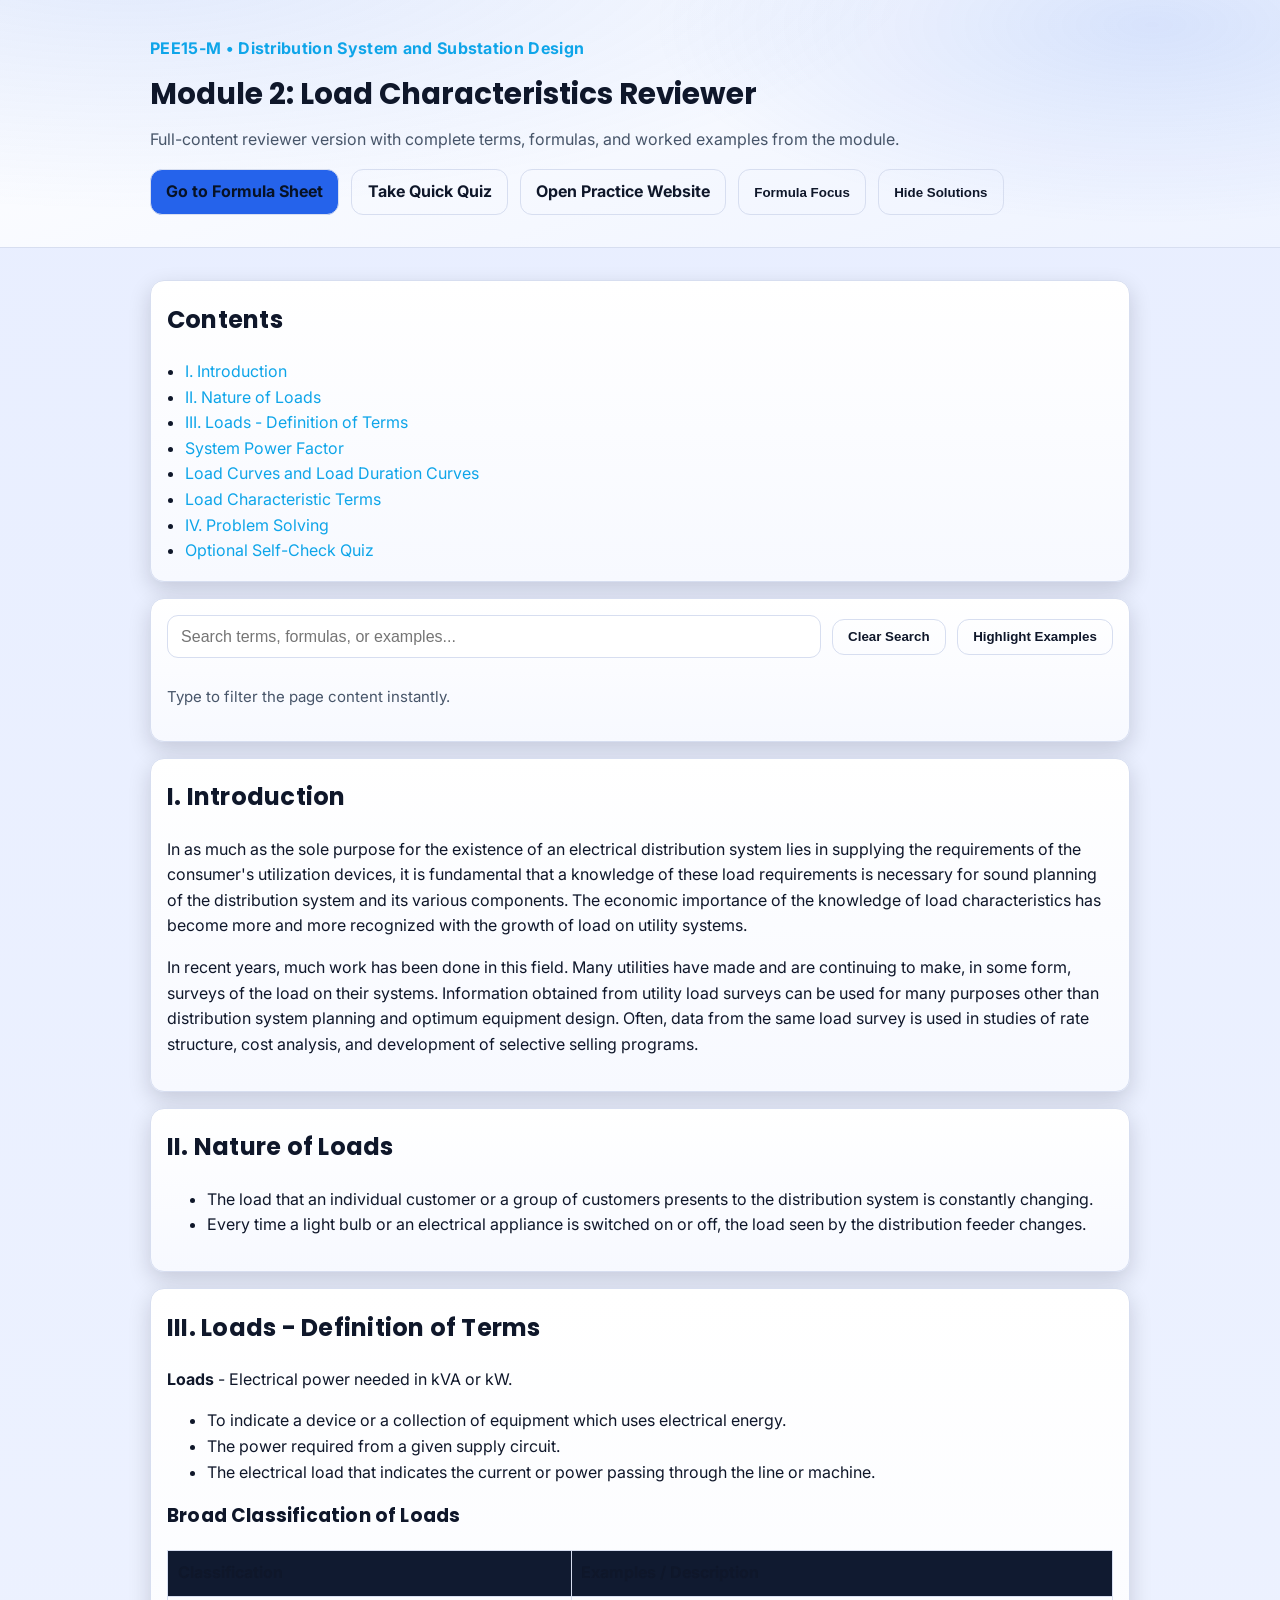
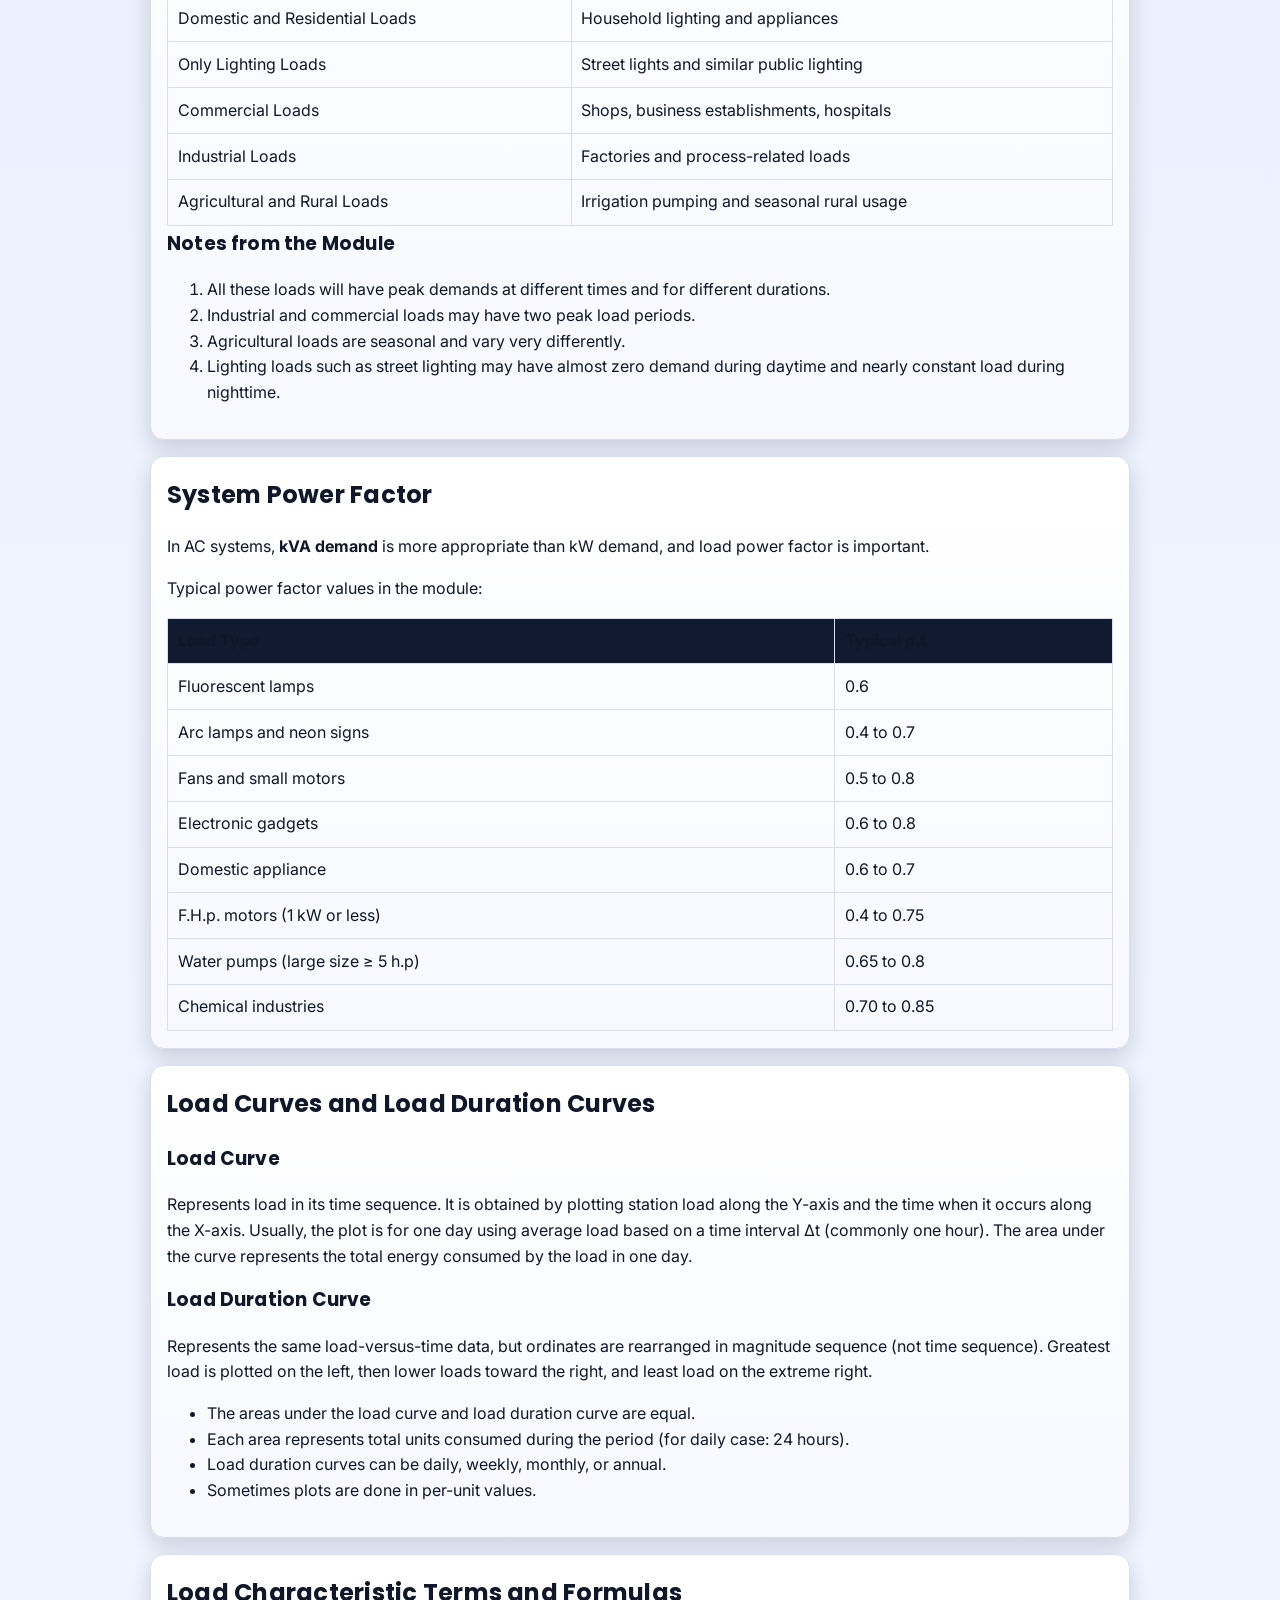
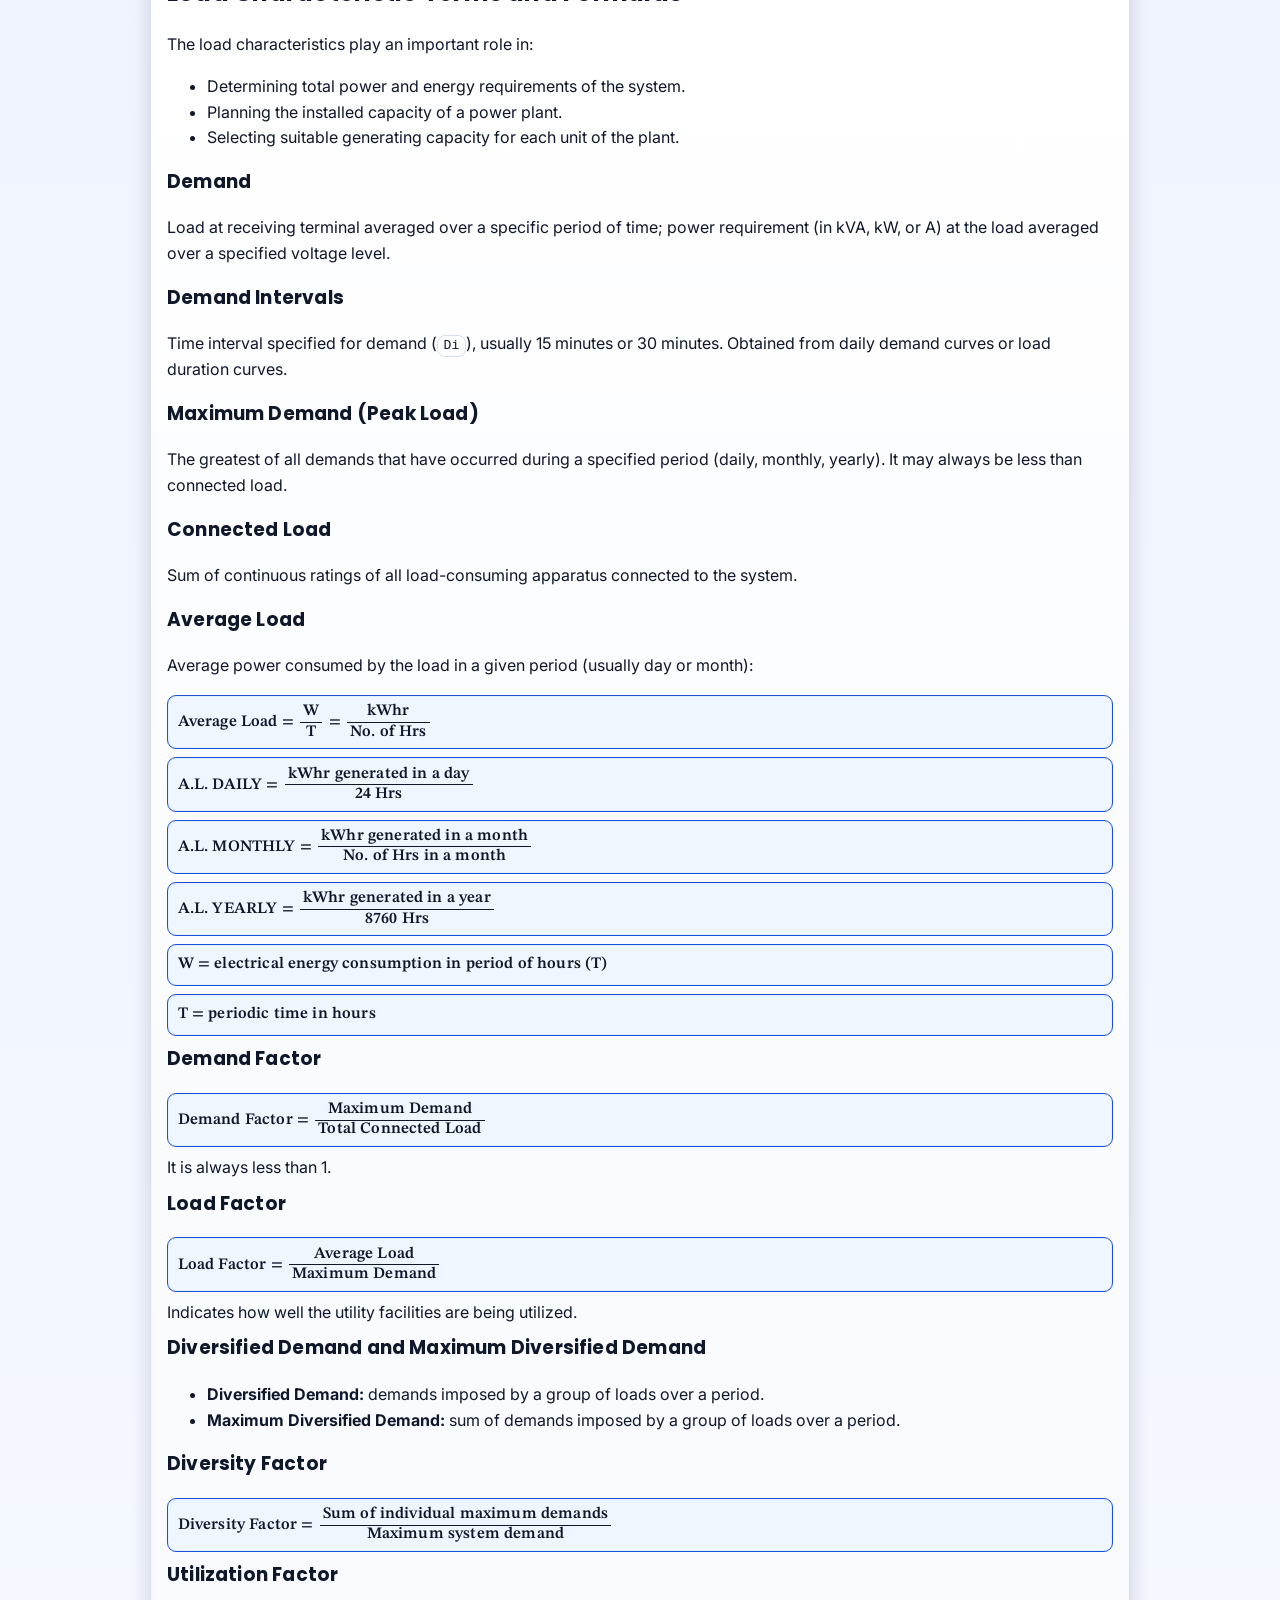
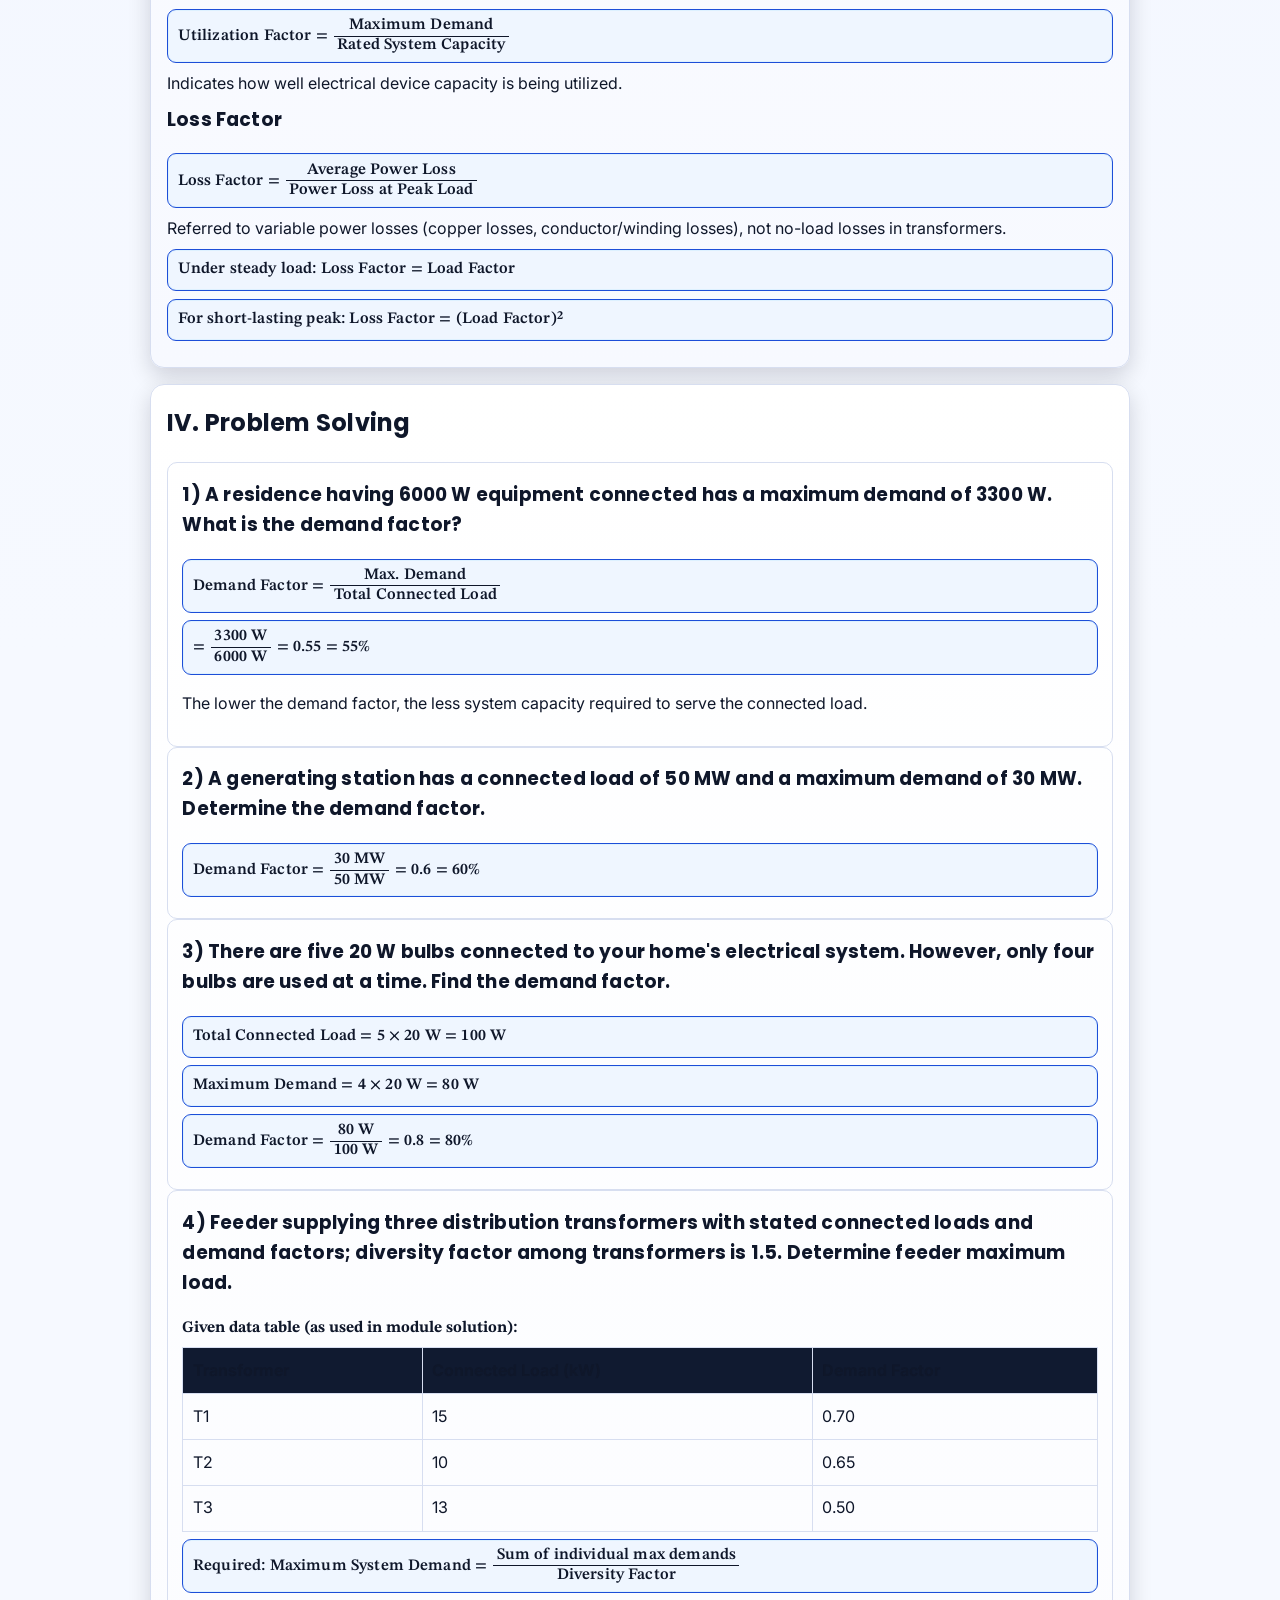
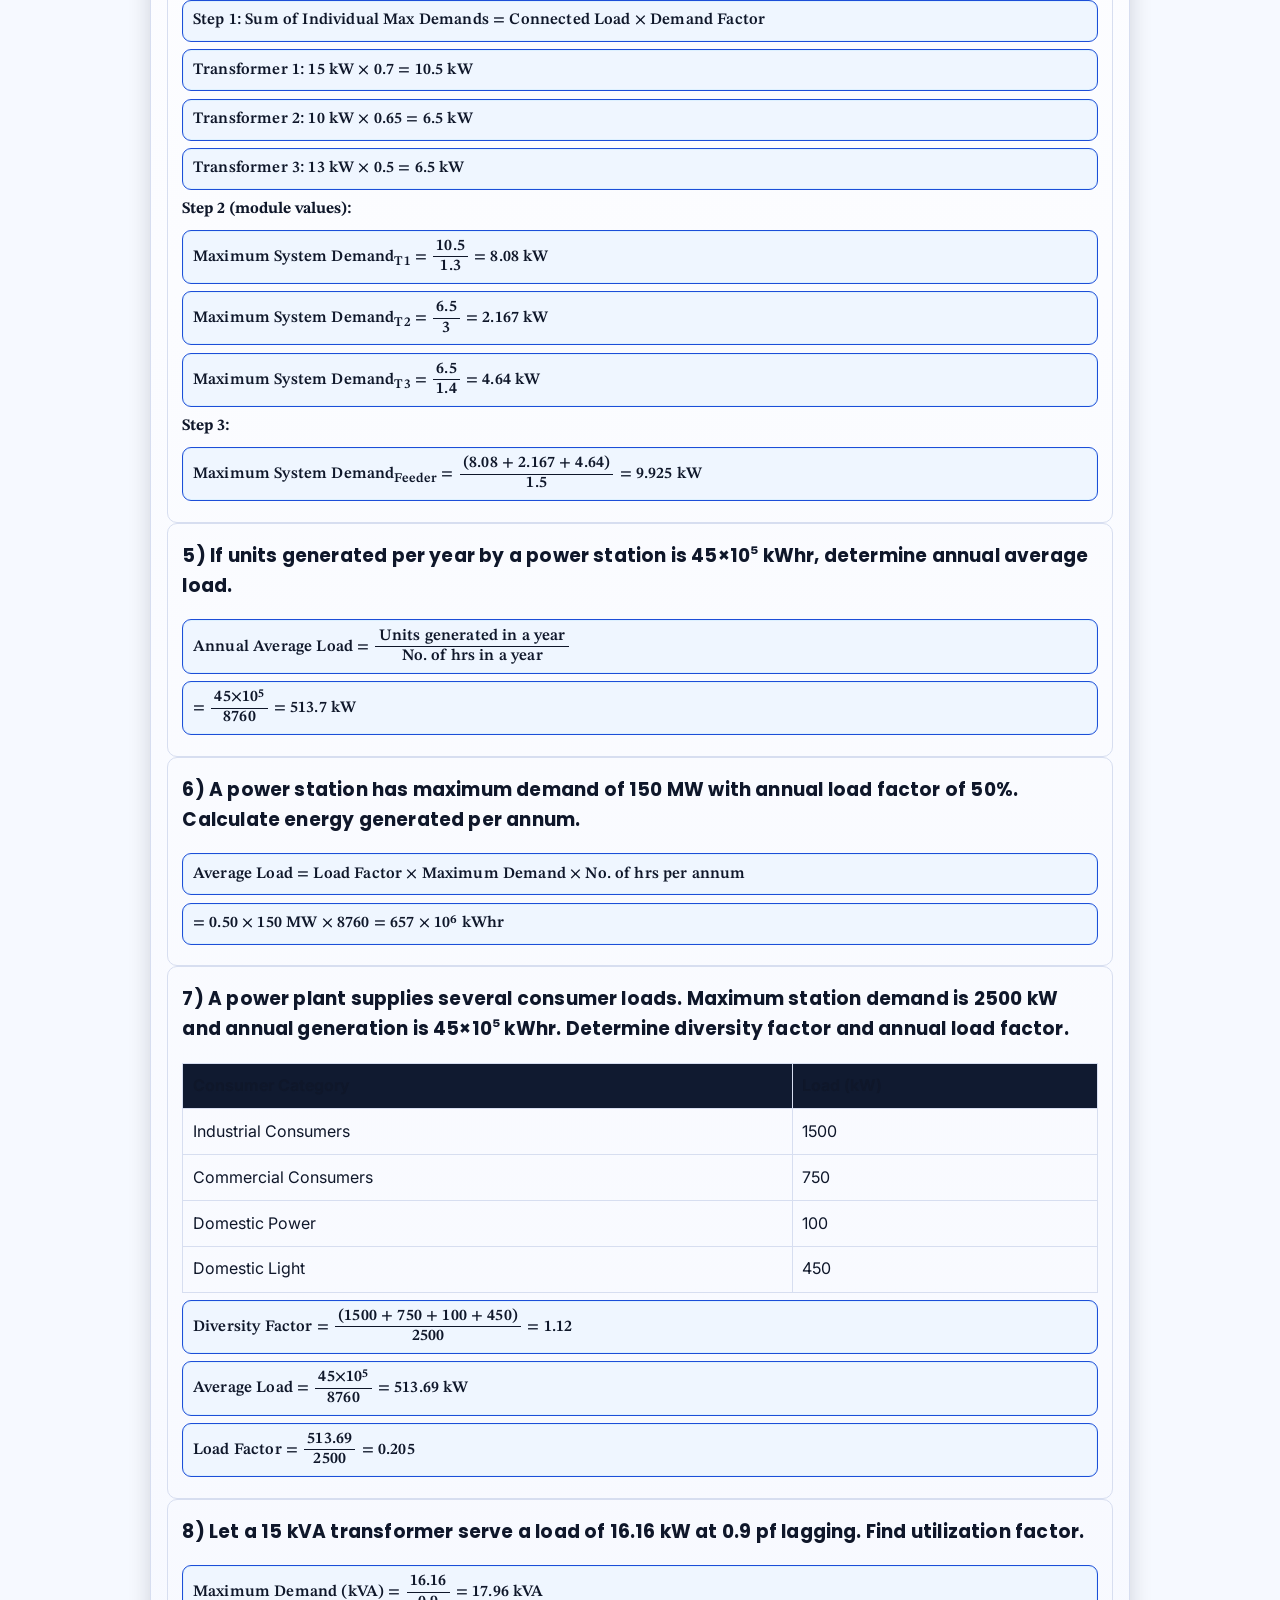
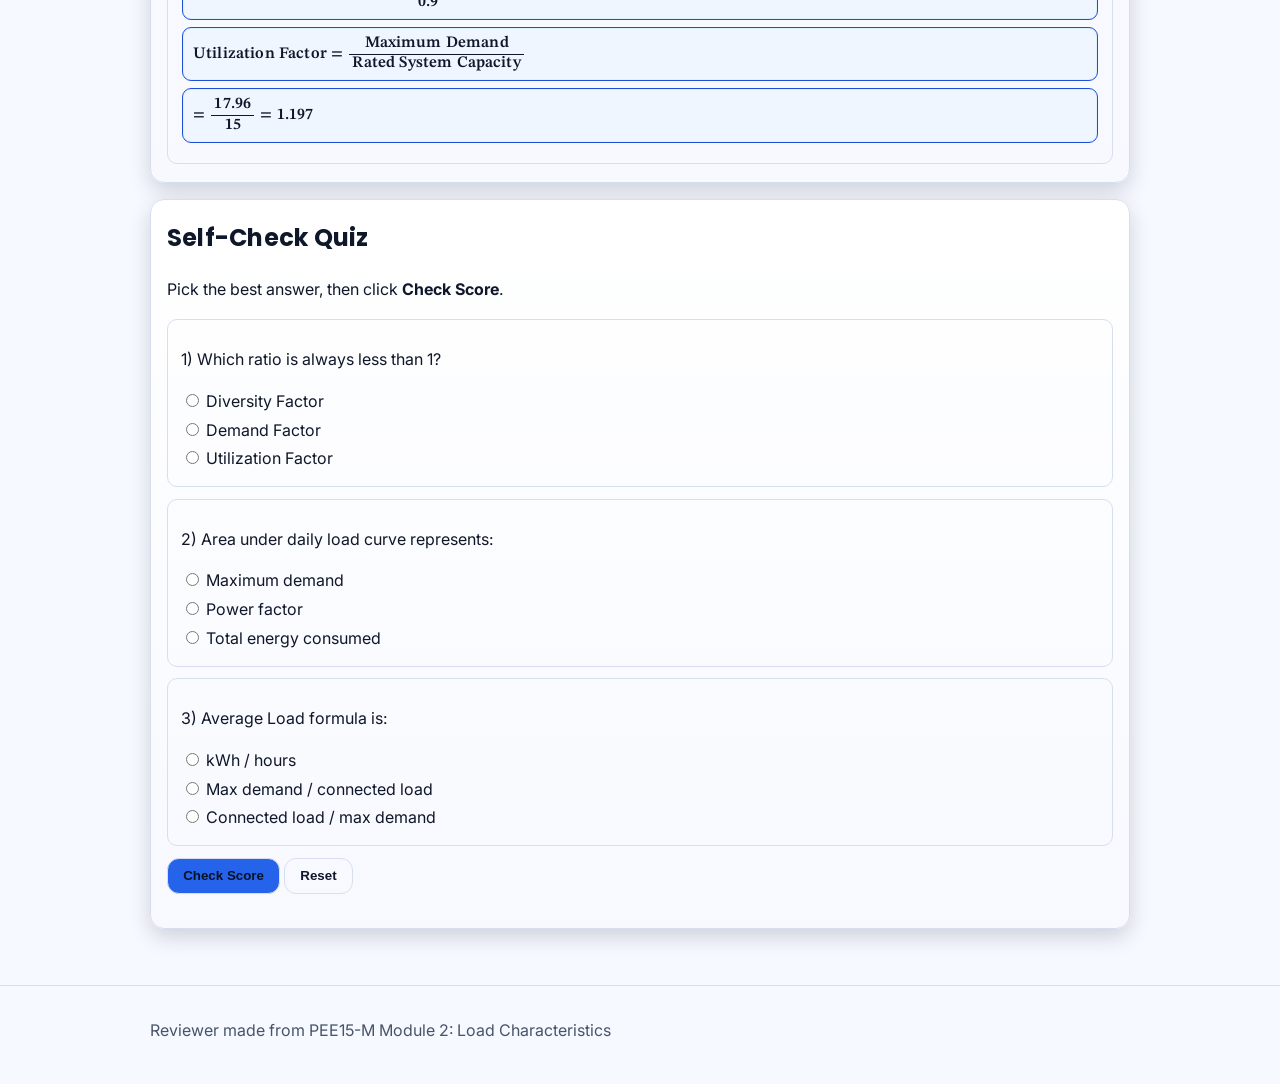
<file: index.html>
<!DOCTYPE html>
<html lang="en">
<head>
  <meta charset="UTF-8" />
  <meta name="viewport" content="width=device-width, initial-scale=1.0" />
  <title>PEE15-M Module 2 Reviewer</title>
  <link rel="preconnect" href="https://fonts.googleapis.com" />
  <link rel="preconnect" href="https://fonts.gstatic.com" crossorigin />
  <link
    href="https://fonts.googleapis.com/css2?family=Inter:wght@400;500;600;700;800&family=Poppins:wght@600;700;800&family=STIX+Two+Text:wght@500;700&display=swap"
    rel="stylesheet"
  />
  <style>
    :root {
      --bg: #eef3ff;
      --bg-soft: #ffffff;
      --surface: #ffffff;
      --surface-2: #f7f9ff;
      --text: #0f172a;
      --muted: #475569;
      --accent: #2563eb;
      --accent-2: #0ea5e9;
      --ok: #22c55e;
      --border: #d7def0;
      --hero-glow: rgba(37, 99, 235, 0.14);
      --formula-bg: #eff6ff;
      --formula-border: #1d4ed8;
      --mark-bg: #fef08a;
      --mark-text: #111827;
    }

    * {
      box-sizing: border-box;
    }

    body {
      margin: 0;
      font-family: "Inter", "Segoe UI", Tahoma, Geneva, Verdana, sans-serif;
      line-height: 1.6;
      background: linear-gradient(180deg, #e8eeff 0%, #f6f9ff 60%);
      color: var(--text);
      transition: background 0.25s ease, color 0.25s ease;
    }

    #readingProgress {
      position: fixed;
      top: 0;
      left: 0;
      width: 0%;
      height: 4px;
      background: linear-gradient(90deg, var(--accent), var(--accent-2));
      z-index: 1000;
    }

    .container {
      width: min(980px, 92%);
      margin: 0 auto;
    }

    .hero {
      border-bottom: 1px solid var(--border);
      background:
        radial-gradient(800px 260px at 10% -20%, var(--hero-glow), transparent),
        radial-gradient(500px 200px at 90% 10%, var(--hero-glow), transparent),
        linear-gradient(160deg, var(--bg-soft), var(--bg));
      padding: 2.25rem 0 2rem;
      position: sticky;
      top: 0;
      z-index: 20;
      backdrop-filter: blur(8px);
    }

    .tag {
      margin: 0 0 0.5rem;
      color: var(--accent-2);
      font-weight: 700;
      letter-spacing: 0.02em;
    }

    h1 {
      margin: 0;
      font-size: clamp(1.5rem, 2.3vw, 2.2rem);
      font-family: "Poppins", "Inter", sans-serif;
    }

    .subtitle {
      color: var(--muted);
      margin-top: 0.65rem;
    }

    .hero-actions {
      display: flex;
      gap: 0.75rem;
      flex-wrap: wrap;
      margin-top: 1rem;
    }

    .btn {
      display: inline-block;
      border: 1px solid var(--border);
      background: var(--accent);
      color: #071225;
      text-decoration: none;
      font-weight: 700;
      border-radius: 12px;
      padding: 0.6rem 0.95rem;
      cursor: pointer;
      transition: transform 0.15s ease, box-shadow 0.15s ease, filter 0.15s ease;
    }

    .btn:active {
      transform: translateY(1px);
    }

    .btn:hover {
      filter: brightness(1.07);
      box-shadow: 0 8px 18px rgba(2, 8, 23, 0.24);
    }

    .btn-ghost {
      background: transparent;
      color: var(--text);
      border-color: var(--border);
    }

    main {
      padding: 1rem 0 2.5rem;
    }

    .card {
      background: linear-gradient(180deg, var(--surface), var(--surface-2));
      border: 1px solid var(--border);
      border-radius: 14px;
      padding: 1rem 1rem 1.1rem;
      margin: 1rem 0;
      box-shadow: 0 8px 22px rgba(2, 8, 23, 0.16);
    }

    .tools {
      display: grid;
      grid-template-columns: 1fr auto auto;
      gap: 0.7rem;
      align-items: center;
    }

    .tools input {
      width: 100%;
      padding: 0.72rem 0.82rem;
      border-radius: 11px;
      border: 1px solid var(--border);
      background: var(--bg-soft);
      color: var(--text);
      outline: none;
      font-size: 16px;
    }

    .tools input:focus {
      border-color: var(--accent);
      box-shadow: 0 0 0 3px rgba(108, 168, 255, 0.25);
    }

    .search-status {
      grid-column: 1 / -1;
      color: var(--muted);
      font-size: 0.94rem;
    }

    h2,
    h3 {
      margin-top: 0.2rem;
      font-family: "Poppins", "Inter", sans-serif;
      letter-spacing: 0.01em;
    }

    .toc ul {
      margin: 0.4rem 0 0;
      padding-left: 1.1rem;
    }

    .toc a {
      color: var(--accent-2);
      text-decoration: none;
    }

    .toc a:hover {
      text-decoration: underline;
    }

    .grid.two {
      display: grid;
      gap: 0.7rem;
      grid-template-columns: repeat(auto-fit, minmax(220px, 1fr));
    }

    .mini-card {
      border: 1px solid var(--border);
      background: rgba(255, 255, 255, 0.03);
      border-radius: 10px;
      padding: 0.85rem 0.9rem;
      transition: transform 0.15s ease, border-color 0.15s ease;
    }

    .mini-card:hover {
      transform: translateY(-1px);
      border-color: var(--accent);
    }

    .formula-list p {
      margin: 0.5rem 0;
    }

    code {
      background: rgba(255, 255, 255, 0.07);
      border: 1px solid var(--border);
      border-radius: 8px;
      padding: 0.14rem 0.35rem;
    }

    .formula-list code,
    #examples code,
    .equation {
      display: block;
      background: var(--formula-bg);
      border: 1px solid var(--formula-border);
      color: #0f172a;
      padding: 0.45rem 0.6rem;
      border-radius: 9px;
      font-weight: 600;
      box-shadow: inset 0 0 0 1px rgba(125, 211, 252, 0.16);
      font-family: "STIX Two Text", "Times New Roman", serif;
      letter-spacing: 0.01em;
    }

    body.formula-boost .formula-list code,
    body.formula-boost #examples code,
    body.formula-boost .equation {
      transform: scale(1.03);
      box-shadow:
        0 0 0 1px rgba(125, 211, 252, 0.38),
        0 0 20px rgba(96, 165, 250, 0.3);
    }

    .equation {
      margin: 0.45rem 0;
      overflow-x: auto;
    }

    .solution-note {
      font-family: "STIX Two Text", "Inter", serif;
      color: var(--text);
      font-weight: 600;
      margin: 0.35rem 0;
    }

    .frac {
      display: inline-flex;
      flex-direction: column;
      vertical-align: middle;
      text-align: center;
      line-height: 1.1;
      margin: 0 0.12rem;
      min-width: 2.8ch;
    }

    .frac .top {
      border-bottom: 1px solid currentColor;
      padding: 0 0.2rem 0.06rem;
    }

    .frac .bottom {
      padding: 0.05rem 0.2rem 0;
    }

    .hint {
      color: var(--muted);
    }

    .table-wrap {
      overflow-x: auto;
      -webkit-overflow-scrolling: touch;
    }

    table {
      width: 100%;
      border-collapse: collapse;
    }

    th,
    td {
      padding: 0.6rem;
      border: 1px solid var(--border);
      text-align: left;
    }

    th {
      background: #101a30;
    }

    details {
      border: 1px solid var(--border);
      border-radius: 10px;
      padding: 0.65rem 0.75rem;
      margin-bottom: 0.65rem;
      background: rgba(255, 255, 255, 0.03);
    }

    summary {
      cursor: pointer;
      font-weight: 700;
    }

    .q {
      border: 1px solid var(--border);
      border-radius: 10px;
      padding: 0.7rem 0.8rem;
      margin-bottom: 0.7rem;
    }

    .q label {
      display: block;
      margin: 0.2rem 0;
    }

    .result {
      font-size: 1.05rem;
      font-weight: 700;
      margin-top: 0.8rem;
    }

    .result.ok {
      color: var(--ok);
    }

    .hidden-by-search {
      display: none;
    }

    mark {
      background: var(--mark-bg);
      color: var(--mark-text);
      border-radius: 4px;
      padding: 0 0.1rem;
    }

    body.hide-solutions #examples .equation {
      filter: blur(4px);
      user-select: none;
      pointer-events: none;
    }

    .to-top {
      position: fixed;
      right: 1rem;
      bottom: 1rem;
      border: 1px solid var(--border);
      background: var(--surface);
      color: var(--text);
      border-radius: 999px;
      width: 44px;
      height: 44px;
      cursor: pointer;
      display: none;
      z-index: 30;
    }

    .to-top.show {
      display: inline-block;
    }

    .footer {
      border-top: 1px solid var(--border);
      color: var(--muted);
      padding: 1rem 0 1.5rem;
    }

    @media (max-width: 780px) {
      .hero {
        padding-top: 1rem;
        position: static;
      }

      .tools {
        grid-template-columns: 1fr;
      }

      .btn {
        width: 100%;
        text-align: center;
      }

      .hero-actions {
        flex-direction: column;
      }

      .container {
        width: min(980px, 95%);
      }
    }

    @media (max-width: 560px) {
      body {
        line-height: 1.5;
      }

      h1 {
        font-size: 1.32rem;
      }

      h2 {
        font-size: 1.12rem;
      }

      .subtitle,
      .search-status {
        font-size: 0.93rem;
      }

      .card {
        padding: 0.85rem;
      }

      .equation,
      .formula-list code,
      #examples code {
        font-size: 0.95rem;
      }

      th,
      td {
        padding: 0.48rem;
        font-size: 0.9rem;
      }

      .to-top {
        width: 40px;
        height: 40px;
      }
    }
  </style>
</head>
<body>
  <div id="readingProgress" aria-hidden="true"></div>
  <header class="hero">
    <div class="container">
      <p class="tag">PEE15-M • Distribution System and Substation Design</p>
      <h1>Module 2: Load Characteristics Reviewer</h1>
      <p class="subtitle">
        Full-content reviewer version with complete terms, formulas, and worked examples from the module.
      </p>
      <div class="hero-actions">
        <a href="#characteristics" class="btn">Go to Formula Sheet</a>
        <a href="#quiz" class="btn btn-ghost">Take Quick Quiz</a>
        <a href="practice-website.html" class="btn btn-ghost">Open Practice Website</a>
        <button type="button" id="formulaToggle" class="btn btn-ghost">Formula Focus</button>
        <button type="button" id="solutionToggle" class="btn btn-ghost">Hide Solutions</button>
      </div>
    </div>
  </header>

  <main class="container">
    <nav class="toc card">
      <h2>Contents</h2>
      <ul>
        <li><a href="#intro">I. Introduction</a></li>
        <li><a href="#nature">II. Nature of Loads</a></li>
        <li><a href="#definitions">III. Loads - Definition of Terms</a></li>
        <li><a href="#system-pf">System Power Factor</a></li>
        <li><a href="#curves">Load Curves and Load Duration Curves</a></li>
        <li><a href="#characteristics">Load Characteristic Terms</a></li>
        <li><a href="#examples">IV. Problem Solving</a></li>
        <li><a href="#quiz">Optional Self-Check Quiz</a></li>
      </ul>
    </nav>

    <section class="card tools">
      <input id="searchInput" type="search" placeholder="Search terms, formulas, or examples..." />
      <button type="button" id="clearSearch" class="btn btn-ghost">Clear Search</button>
      <button type="button" id="expandExamples" class="btn btn-ghost">Highlight Examples</button>
      <p id="searchStatus" class="search-status">Type to filter the page content instantly.</p>
    </section>

    <section id="intro" class="card">
      <h2>I. Introduction</h2>
      <p>
        In as much as the sole purpose for the existence of an electrical distribution system lies in
        supplying the requirements of the consumer's utilization devices, it is fundamental that a
        knowledge of these load requirements is necessary for sound planning of the distribution system
        and its various components. The economic importance of the knowledge of load characteristics
        has become more and more recognized with the growth of load on utility systems.
      </p>
      <p>
        In recent years, much work has been done in this field. Many utilities have made and are
        continuing to make, in some form, surveys of the load on their systems. Information obtained
        from utility load surveys can be used for many purposes other than distribution system planning
        and optimum equipment design. Often, data from the same load survey is used in studies of rate
        structure, cost analysis, and development of selective selling programs.
      </p>
    </section>

    <section id="nature" class="card">
      <h2>II. Nature of Loads</h2>
      <ul>
        <li>
          The load that an individual customer or a group of customers presents to the distribution
          system is constantly changing.
        </li>
        <li>
          Every time a light bulb or an electrical appliance is switched on or off, the load seen by
          the distribution feeder changes.
        </li>
      </ul>
    </section>

    <section id="definitions" class="card">
      <h2>III. Loads - Definition of Terms</h2>
      <p><strong>Loads</strong> - Electrical power needed in kVA or kW.</p>
      <ul>
        <li>To indicate a device or a collection of equipment which uses electrical energy.</li>
        <li>The power required from a given supply circuit.</li>
        <li>The electrical load that indicates the current or power passing through the line or machine.</li>
      </ul>

      <h3>Broad Classification of Loads</h3>
      <div class="table-wrap">
        <table>
          <thead>
            <tr>
              <th>Classification</th>
              <th>Examples / Description</th>
            </tr>
          </thead>
          <tbody>
            <tr><td>Domestic and Residential Loads</td><td>Household lighting and appliances</td></tr>
            <tr><td>Only Lighting Loads</td><td>Street lights and similar public lighting</td></tr>
            <tr><td>Commercial Loads</td><td>Shops, business establishments, hospitals</td></tr>
            <tr><td>Industrial Loads</td><td>Factories and process-related loads</td></tr>
            <tr><td>Agricultural and Rural Loads</td><td>Irrigation pumping and seasonal rural usage</td></tr>
          </tbody>
        </table>
      </div>

      <h3>Notes from the Module</h3>
      <ol>
        <li>All these loads will have peak demands at different times and for different durations.</li>
        <li>Industrial and commercial loads may have two peak load periods.</li>
        <li>Agricultural loads are seasonal and vary very differently.</li>
        <li>
          Lighting loads such as street lighting may have almost zero demand during daytime and
          nearly constant load during nighttime.
        </li>
      </ol>
    </section>

    <section id="system-pf" class="card">
      <h2>System Power Factor</h2>
      <p>
        In AC systems, <strong>kVA demand</strong> is more appropriate than kW demand, and load power
        factor is important.
      </p>
      <p>Typical power factor values in the module:</p>
      <div class="table-wrap">
        <table>
          <thead>
            <tr>
              <th>Load Type</th>
              <th>Typical p.f.</th>
            </tr>
          </thead>
          <tbody>
            <tr><td>Fluorescent lamps</td><td>0.6</td></tr>
            <tr><td>Arc lamps and neon signs</td><td>0.4 to 0.7</td></tr>
            <tr><td>Fans and small motors</td><td>0.5 to 0.8</td></tr>
            <tr><td>Electronic gadgets</td><td>0.6 to 0.8</td></tr>
            <tr><td>Domestic appliance</td><td>0.6 to 0.7</td></tr>
            <tr><td>F.H.p. motors (1 kW or less)</td><td>0.4 to 0.75</td></tr>
            <tr><td>Water pumps (large size ≥ 5 h.p)</td><td>0.65 to 0.8</td></tr>
            <tr><td>Chemical industries</td><td>0.70 to 0.85</td></tr>
          </tbody>
        </table>
      </div>
    </section>

    <section id="curves" class="card">
      <h2>Load Curves and Load Duration Curves</h2>
      <h3>Load Curve</h3>
      <p>
        Represents load in its time sequence. It is obtained by plotting station load along the Y-axis
        and the time when it occurs along the X-axis. Usually, the plot is for one day using average
        load based on a time interval Δt (commonly one hour). The area under the curve represents the
        total energy consumed by the load in one day.
      </p>

      <h3>Load Duration Curve</h3>
      <p>
        Represents the same load-versus-time data, but ordinates are rearranged in magnitude sequence
        (not time sequence). Greatest load is plotted on the left, then lower loads toward the right,
        and least load on the extreme right.
      </p>

      <ul>
        <li>The areas under the load curve and load duration curve are equal.</li>
        <li>Each area represents total units consumed during the period (for daily case: 24 hours).</li>
        <li>Load duration curves can be daily, weekly, monthly, or annual.</li>
        <li>Sometimes plots are done in per-unit values.</li>
      </ul>
    </section>

    <section id="characteristics" class="card">
      <h2>Load Characteristic Terms and Formulas</h2>
      <p>The load characteristics play an important role in:</p>
      <ul>
        <li>Determining total power and energy requirements of the system.</li>
        <li>Planning the installed capacity of a power plant.</li>
        <li>Selecting suitable generating capacity for each unit of the plant.</li>
      </ul>

      <h3>Demand</h3>
      <p>
        Load at receiving terminal averaged over a specific period of time; power requirement
        (in kVA, kW, or A) at the load averaged over a specified voltage level.
      </p>

      <h3>Demand Intervals</h3>
      <p>
        Time interval specified for demand (<code>Di</code>), usually 15 minutes or 30 minutes.
        Obtained from daily demand curves or load duration curves.
      </p>

      <h3>Maximum Demand (Peak Load)</h3>
      <p>
        The greatest of all demands that have occurred during a specified period (daily, monthly,
        yearly). It may always be less than connected load.
      </p>

      <h3>Connected Load</h3>
      <p>Sum of continuous ratings of all load-consuming apparatus connected to the system.</p>

      <h3>Average Load</h3>
      <p>Average power consumed by the load in a given period (usually day or month):</p>
      <div class="formula-list">
        <p class="equation">
          Average Load =
          <span class="frac"><span class="top">W</span><span class="bottom">T</span></span>
          =
          <span class="frac"><span class="top">kWhr</span><span class="bottom">No. of Hrs</span></span>
        </p>
        <p class="equation">
          A.L. DAILY =
          <span class="frac"><span class="top">kWhr generated in a day</span><span class="bottom">24 Hrs</span></span>
        </p>
        <p class="equation">
          A.L. MONTHLY =
          <span class="frac"><span class="top">kWhr generated in a month</span><span class="bottom">No. of Hrs in a month</span></span>
        </p>
        <p class="equation">
          A.L. YEARLY =
          <span class="frac"><span class="top">kWhr generated in a year</span><span class="bottom">8760 Hrs</span></span>
        </p>
        <p class="equation">W = electrical energy consumption in period of hours (T)</p>
        <p class="equation">T = periodic time in hours</p>
      </div>

      <h3>Demand Factor</h3>
      <div class="formula-list">
        <p class="equation">
          Demand Factor =
          <span class="frac"><span class="top">Maximum Demand</span><span class="bottom">Total Connected Load</span></span>
        </p>
        <p>It is always less than 1.</p>
      </div>

      <h3>Load Factor</h3>
      <div class="formula-list">
        <p class="equation">
          Load Factor =
          <span class="frac"><span class="top">Average Load</span><span class="bottom">Maximum Demand</span></span>
        </p>
        <p>Indicates how well the utility facilities are being utilized.</p>
      </div>

      <h3>Diversified Demand and Maximum Diversified Demand</h3>
      <ul>
        <li><strong>Diversified Demand:</strong> demands imposed by a group of loads over a period.</li>
        <li><strong>Maximum Diversified Demand:</strong> sum of demands imposed by a group of loads over a period.</li>
      </ul>

      <h3>Diversity Factor</h3>
      <div class="formula-list">
        <p class="equation">
          Diversity Factor =
          <span class="frac"><span class="top">Sum of individual maximum demands</span><span class="bottom">Maximum system demand</span></span>
        </p>
      </div>

      <h3>Utilization Factor</h3>
      <div class="formula-list">
        <p class="equation">
          Utilization Factor =
          <span class="frac"><span class="top">Maximum Demand</span><span class="bottom">Rated System Capacity</span></span>
        </p>
        <p>Indicates how well electrical device capacity is being utilized.</p>
      </div>

      <h3>Loss Factor</h3>
      <div class="formula-list">
        <p class="equation">
          Loss Factor =
          <span class="frac"><span class="top">Average Power Loss</span><span class="bottom">Power Loss at Peak Load</span></span>
        </p>
        <p>
          Referred to variable power losses (copper losses, conductor/winding losses), not no-load
          losses in transformers.
        </p>
        <p class="equation">Under steady load: Loss Factor = Load Factor</p>
        <p class="equation">For short-lasting peak: Loss Factor = (Load Factor)²</p>
      </div>
    </section>

    <section id="examples" class="card">
      <h2>IV. Problem Solving</h2>

      <article class="mini-card">
        <h3>1) A residence having 6000 W equipment connected has a maximum demand of 3300 W. What is the demand factor?</h3>
        <p class="equation">
          Demand Factor =
          <span class="frac"><span class="top">Max. Demand</span><span class="bottom">Total Connected Load</span></span>
        </p>
        <p class="equation">
          =
          <span class="frac"><span class="top">3300 W</span><span class="bottom">6000 W</span></span>
          = 0.55 = 55%
        </p>
        <p>The lower the demand factor, the less system capacity required to serve the connected load.</p>
      </article>

      <article class="mini-card">
        <h3>2) A generating station has a connected load of 50 MW and a maximum demand of 30 MW. Determine the demand factor.</h3>
        <p class="equation">
          Demand Factor =
          <span class="frac"><span class="top">30 MW</span><span class="bottom">50 MW</span></span>
          = 0.6 = 60%
        </p>
      </article>

      <article class="mini-card">
        <h3>3) There are five 20 W bulbs connected to your home's electrical system. However, only four bulbs are used at a time. Find the demand factor.</h3>
        <p class="equation">Total Connected Load = 5 × 20 W = 100 W</p>
        <p class="equation">Maximum Demand = 4 × 20 W = 80 W</p>
        <p class="equation">
          Demand Factor =
          <span class="frac"><span class="top">80 W</span><span class="bottom">100 W</span></span>
          = 0.8 = 80%
        </p>
      </article>

      <article class="mini-card">
        <h3>4) Feeder supplying three distribution transformers with stated connected loads and demand factors; diversity factor among transformers is 1.5. Determine feeder maximum load.</h3>
        <p class="solution-note"><strong>Given data table (as used in module solution):</strong></p>
        <div class="table-wrap">
          <table>
            <thead>
              <tr>
                <th>Transformer</th>
                <th>Connected Load (kW)</th>
                <th>Demand Factor</th>
              </tr>
            </thead>
            <tbody>
              <tr><td>T1</td><td>15</td><td>0.70</td></tr>
              <tr><td>T2</td><td>10</td><td>0.65</td></tr>
              <tr><td>T3</td><td>13</td><td>0.50</td></tr>
            </tbody>
          </table>
        </div>
        <p class="equation">
          Required: Maximum System Demand =
          <span class="frac"><span class="top">Sum of individual max demands</span><span class="bottom">Diversity Factor</span></span>
        </p>
        <p class="equation">Step 1: Sum of Individual Max Demands = Connected Load × Demand Factor</p>
        <p class="equation">Transformer 1: 15 kW × 0.7 = 10.5 kW</p>
        <p class="equation">Transformer 2: 10 kW × 0.65 = 6.5 kW</p>
        <p class="equation">Transformer 3: 13 kW × 0.5 = 6.5 kW</p>
        <p class="solution-note"><strong>Step 2 (module values):</strong></p>
        <p class="equation">
          Maximum System Demand<sub>T1</sub> =
          <span class="frac"><span class="top">10.5</span><span class="bottom">1.3</span></span>
          = 8.08 kW
        </p>
        <p class="equation">
          Maximum System Demand<sub>T2</sub> =
          <span class="frac"><span class="top">6.5</span><span class="bottom">3</span></span>
          = 2.167 kW
        </p>
        <p class="equation">
          Maximum System Demand<sub>T3</sub> =
          <span class="frac"><span class="top">6.5</span><span class="bottom">1.4</span></span>
          = 4.64 kW
        </p>
        <p class="solution-note"><strong>Step 3:</strong></p>
        <p class="equation">
          Maximum System Demand<sub>Feeder</sub> =
          <span class="frac"><span class="top">(8.08 + 2.167 + 4.64)</span><span class="bottom">1.5</span></span>
          = 9.925 kW
        </p>
      </article>

      <article class="mini-card">
        <h3>5) If units generated per year by a power station is 45×10⁵ kWhr, determine annual average load.</h3>
        <p class="equation">
          Annual Average Load =
          <span class="frac"><span class="top">Units generated in a year</span><span class="bottom">No. of hrs in a year</span></span>
        </p>
        <p class="equation">
          =
          <span class="frac"><span class="top">45×10⁵</span><span class="bottom">8760</span></span>
          = 513.7 kW
        </p>
      </article>

      <article class="mini-card">
        <h3>6) A power station has maximum demand of 150 MW with annual load factor of 50%. Calculate energy generated per annum.</h3>
        <p class="equation">Average Load = Load Factor × Maximum Demand × No. of hrs per annum</p>
        <p class="equation">= 0.50 × 150 MW × 8760 = 657 × 10⁶ kWhr</p>
      </article>

      <article class="mini-card">
        <h3>7) A power plant supplies several consumer loads. Maximum station demand is 2500 kW and annual generation is 45×10⁵ kWhr. Determine diversity factor and annual load factor.</h3>
        <div class="table-wrap">
          <table>
            <thead>
              <tr>
                <th>Consumer Category</th>
                <th>Load (kW)</th>
              </tr>
            </thead>
            <tbody>
              <tr><td>Industrial Consumers</td><td>1500</td></tr>
              <tr><td>Commercial Consumers</td><td>750</td></tr>
              <tr><td>Domestic Power</td><td>100</td></tr>
              <tr><td>Domestic Light</td><td>450</td></tr>
            </tbody>
          </table>
        </div>
        <p class="equation">
          Diversity Factor =
          <span class="frac"><span class="top">(1500 + 750 + 100 + 450)</span><span class="bottom">2500</span></span>
          = 1.12
        </p>
        <p class="equation">
          Average Load =
          <span class="frac"><span class="top">45×10⁵</span><span class="bottom">8760</span></span>
          = 513.69 kW
        </p>
        <p class="equation">
          Load Factor =
          <span class="frac"><span class="top">513.69</span><span class="bottom">2500</span></span>
          = 0.205
        </p>
      </article>

      <article class="mini-card">
        <h3>8) Let a 15 kVA transformer serve a load of 16.16 kW at 0.9 pf lagging. Find utilization factor.</h3>
        <p class="equation">
          Maximum Demand (kVA) =
          <span class="frac"><span class="top">16.16</span><span class="bottom">0.9</span></span>
          = 17.96 kVA
        </p>
        <p class="equation">
          Utilization Factor =
          <span class="frac"><span class="top">Maximum Demand</span><span class="bottom">Rated System Capacity</span></span>
        </p>
        <p class="equation">
          =
          <span class="frac"><span class="top">17.96</span><span class="bottom">15</span></span>
          = 1.197
        </p>
      </article>
    </section>

    <section id="quiz" class="card">
      <h2>Self-Check Quiz</h2>
      <p>Pick the best answer, then click <strong>Check Score</strong>.</p>
      <form id="quizForm">
        <div class="q">
          <p>1) Which ratio is always less than 1?</p>
          <label><input type="radio" name="q1" value="a" /> Diversity Factor</label>
          <label><input type="radio" name="q1" value="b" /> Demand Factor</label>
          <label><input type="radio" name="q1" value="c" /> Utilization Factor</label>
        </div>

        <div class="q">
          <p>2) Area under daily load curve represents:</p>
          <label><input type="radio" name="q2" value="a" /> Maximum demand</label>
          <label><input type="radio" name="q2" value="b" /> Power factor</label>
          <label><input type="radio" name="q2" value="c" /> Total energy consumed</label>
        </div>

        <div class="q">
          <p>3) Average Load formula is:</p>
          <label><input type="radio" name="q3" value="a" /> kWh / hours</label>
          <label><input type="radio" name="q3" value="b" /> Max demand / connected load</label>
          <label><input type="radio" name="q3" value="c" /> Connected load / max demand</label>
        </div>

        <button type="button" id="checkBtn" class="btn">Check Score</button>
        <button type="reset" class="btn btn-ghost">Reset</button>
      </form>
      <p id="result" class="result" aria-live="polite"></p>
    </section>
  </main>

  <footer class="footer">
    <div class="container">
      <p>Reviewer made from PEE15-M Module 2: Load Characteristics</p>
    </div>
  </footer>
  <button id="toTop" class="to-top" type="button" aria-label="Back to top">↑</button>

  <script>
    const answers = {
      q1: "b",
      q2: "c",
      q3: "a",
    };

    const quizForm = document.getElementById("quizForm");
    const checkBtn = document.getElementById("checkBtn");
    const result = document.getElementById("result");
    const formulaToggle = document.getElementById("formulaToggle");
    const solutionToggle = document.getElementById("solutionToggle");
    const searchInput = document.getElementById("searchInput");
    const clearSearch = document.getElementById("clearSearch");
    const searchStatus = document.getElementById("searchStatus");
    const expandExamples = document.getElementById("expandExamples");
    const toTop = document.getElementById("toTop");
    const readingProgress = document.getElementById("readingProgress");
    const searchableCards = [...document.querySelectorAll("main .card")];
    let matches = 0;

    checkBtn.addEventListener("click", () => {
      let score = 0;
      let answered = 0;
      const total = Object.keys(answers).length;

      Object.entries(answers).forEach(([name, correct]) => {
        const selected = quizForm.querySelector(`input[name="${name}"]:checked`);
        if (selected) {
          answered += 1;
          if (selected.value === correct) {
            score += 1;
          }
        }
      });

      if (answered < total) {
        result.classList.remove("ok");
        result.textContent = `You answered ${answered}/${total}. Complete all items first.`;
        return;
      }

      const percent = Math.round((score / total) * 100);
      result.classList.add("ok");
      result.textContent = `Score: ${score}/${total} (${percent}%).`;
    });

    quizForm.addEventListener("reset", () => {
      result.classList.remove("ok");
      result.textContent = "";
    });

    formulaToggle.addEventListener("click", () => {
      document.body.classList.toggle("formula-boost");
    });

    solutionToggle.addEventListener("click", () => {
      const hidden = document.body.classList.toggle("hide-solutions");
      solutionToggle.textContent = hidden ? "Show Solutions" : "Hide Solutions";
    });

    function clearMarks(node) {
      node.querySelectorAll("mark").forEach((mark) => {
        const parent = mark.parentNode;
        parent.replaceChild(document.createTextNode(mark.textContent), mark);
        parent.normalize();
      });
    }

    function markText(node, query) {
      const walker = document.createTreeWalker(node, NodeFilter.SHOW_TEXT, null);
      const textNodes = [];
      while (walker.nextNode()) {
        textNodes.push(walker.currentNode);
      }

      textNodes.forEach((textNode) => {
        const text = textNode.nodeValue;
        const lower = text.toLowerCase();
        const index = lower.indexOf(query);
        if (index === -1) return;

        const frag = document.createDocumentFragment();
        const before = text.slice(0, index);
        const match = text.slice(index, index + query.length);
        const after = text.slice(index + query.length);
        if (before) frag.appendChild(document.createTextNode(before));
        const mark = document.createElement("mark");
        mark.textContent = match;
        frag.appendChild(mark);
        if (after) frag.appendChild(document.createTextNode(after));
        textNode.parentNode.replaceChild(frag, textNode);
      });
    }

    function applySearch() {
      const query = searchInput.value.trim().toLowerCase();
      matches = 0;

      searchableCards.forEach((card) => {
        clearMarks(card);
        if (!query) {
          card.classList.remove("hidden-by-search");
          return;
        }

        const content = card.textContent.toLowerCase();
        const found = content.includes(query);
        card.classList.toggle("hidden-by-search", !found);

        if (found) {
          matches += 1;
          markText(card, query);
        }
      });

      if (!query) {
        searchStatus.textContent = "Type to filter the page content instantly.";
      } else {
        searchStatus.textContent = `${matches} section(s) matched "${query}".`;
      }
    }

    searchInput.addEventListener("input", applySearch);
    clearSearch.addEventListener("click", () => {
      searchInput.value = "";
      applySearch();
      searchInput.focus();
    });

    expandExamples.addEventListener("click", () => {
      const examples = document.querySelectorAll("#examples .mini-card");
      examples.forEach((item) => item.scrollIntoView({ behavior: "smooth", block: "center" }));
      document.body.classList.add("formula-boost");
      setTimeout(() => document.body.classList.remove("formula-boost"), 1500);
    });

    window.addEventListener("scroll", () => {
      const scrollTop = window.scrollY;
      const height = document.documentElement.scrollHeight - window.innerHeight;
      const progress = height > 0 ? (scrollTop / height) * 100 : 0;
      readingProgress.style.width = `${progress}%`;
      toTop.classList.toggle("show", scrollTop > 260);
    });

    toTop.addEventListener("click", () => {
      window.scrollTo({ top: 0, behavior: "smooth" });
    });
  </script>
</body>
</html>
</file>
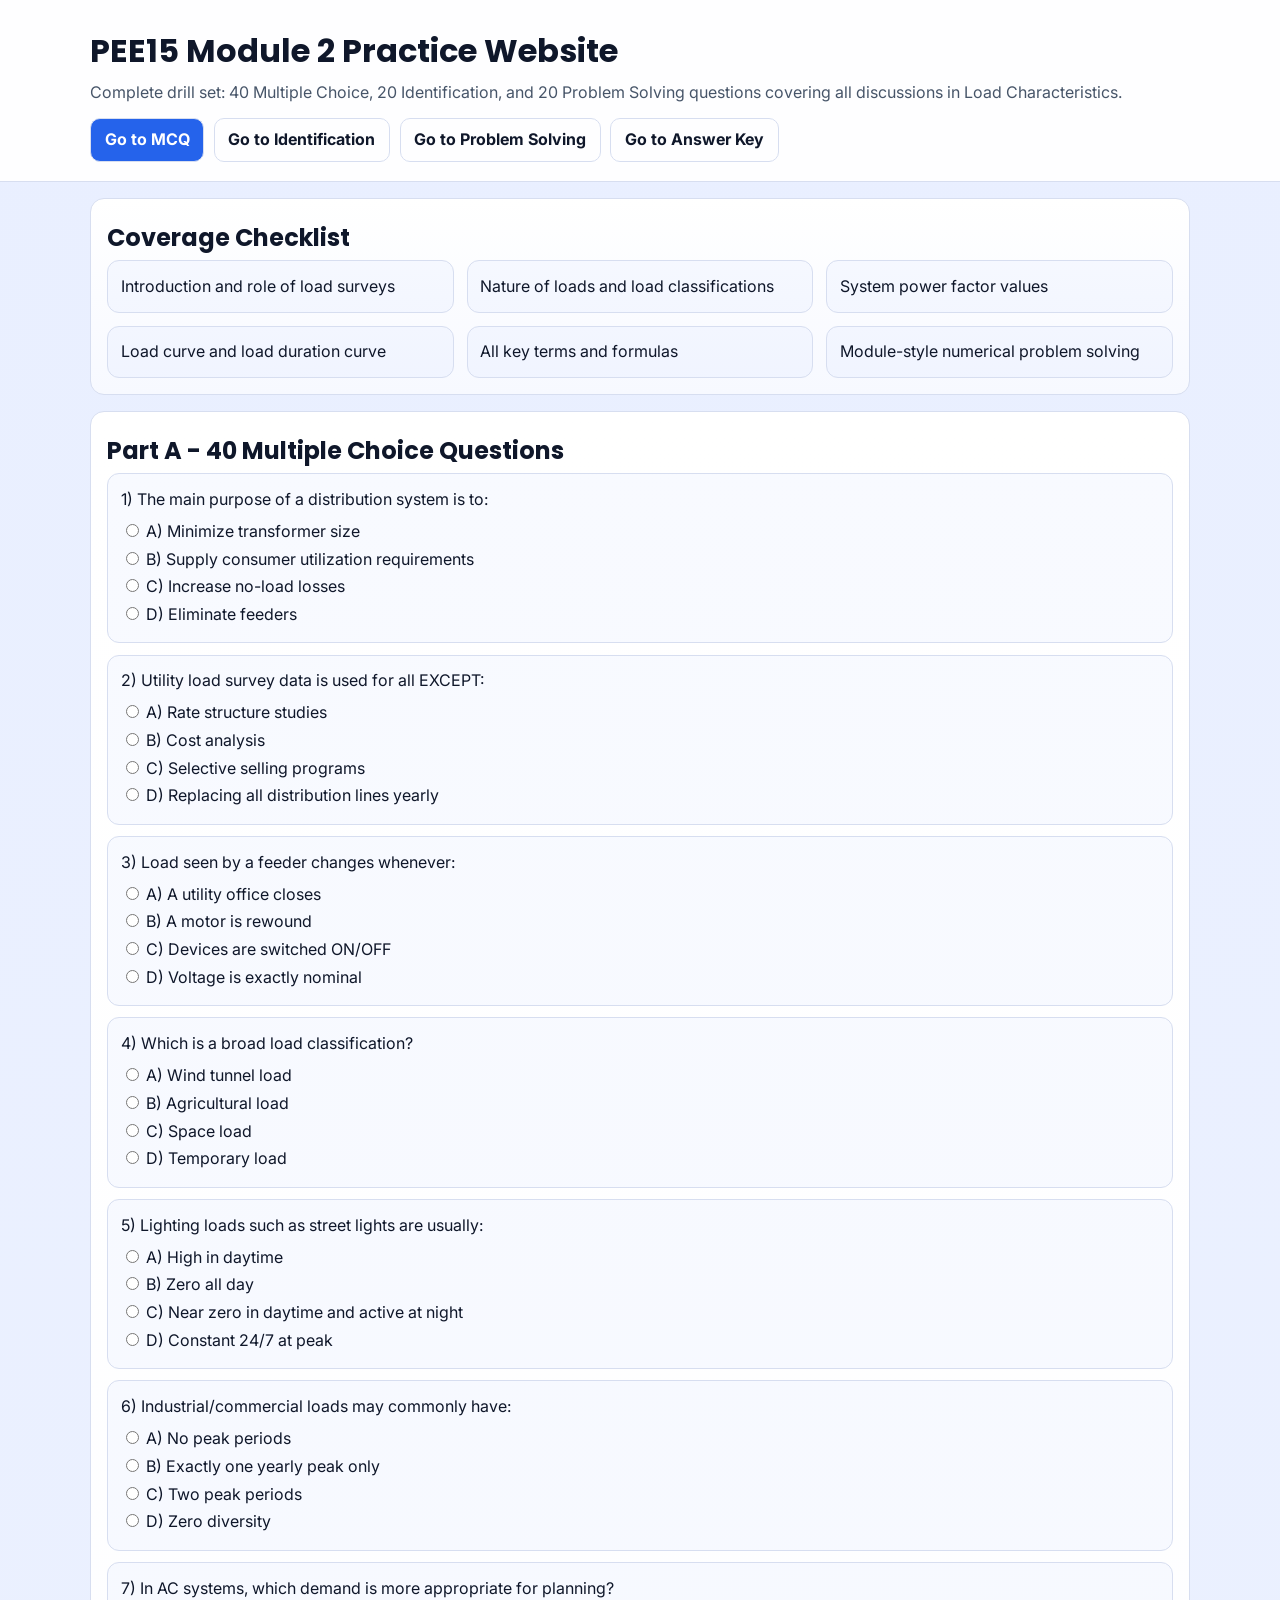
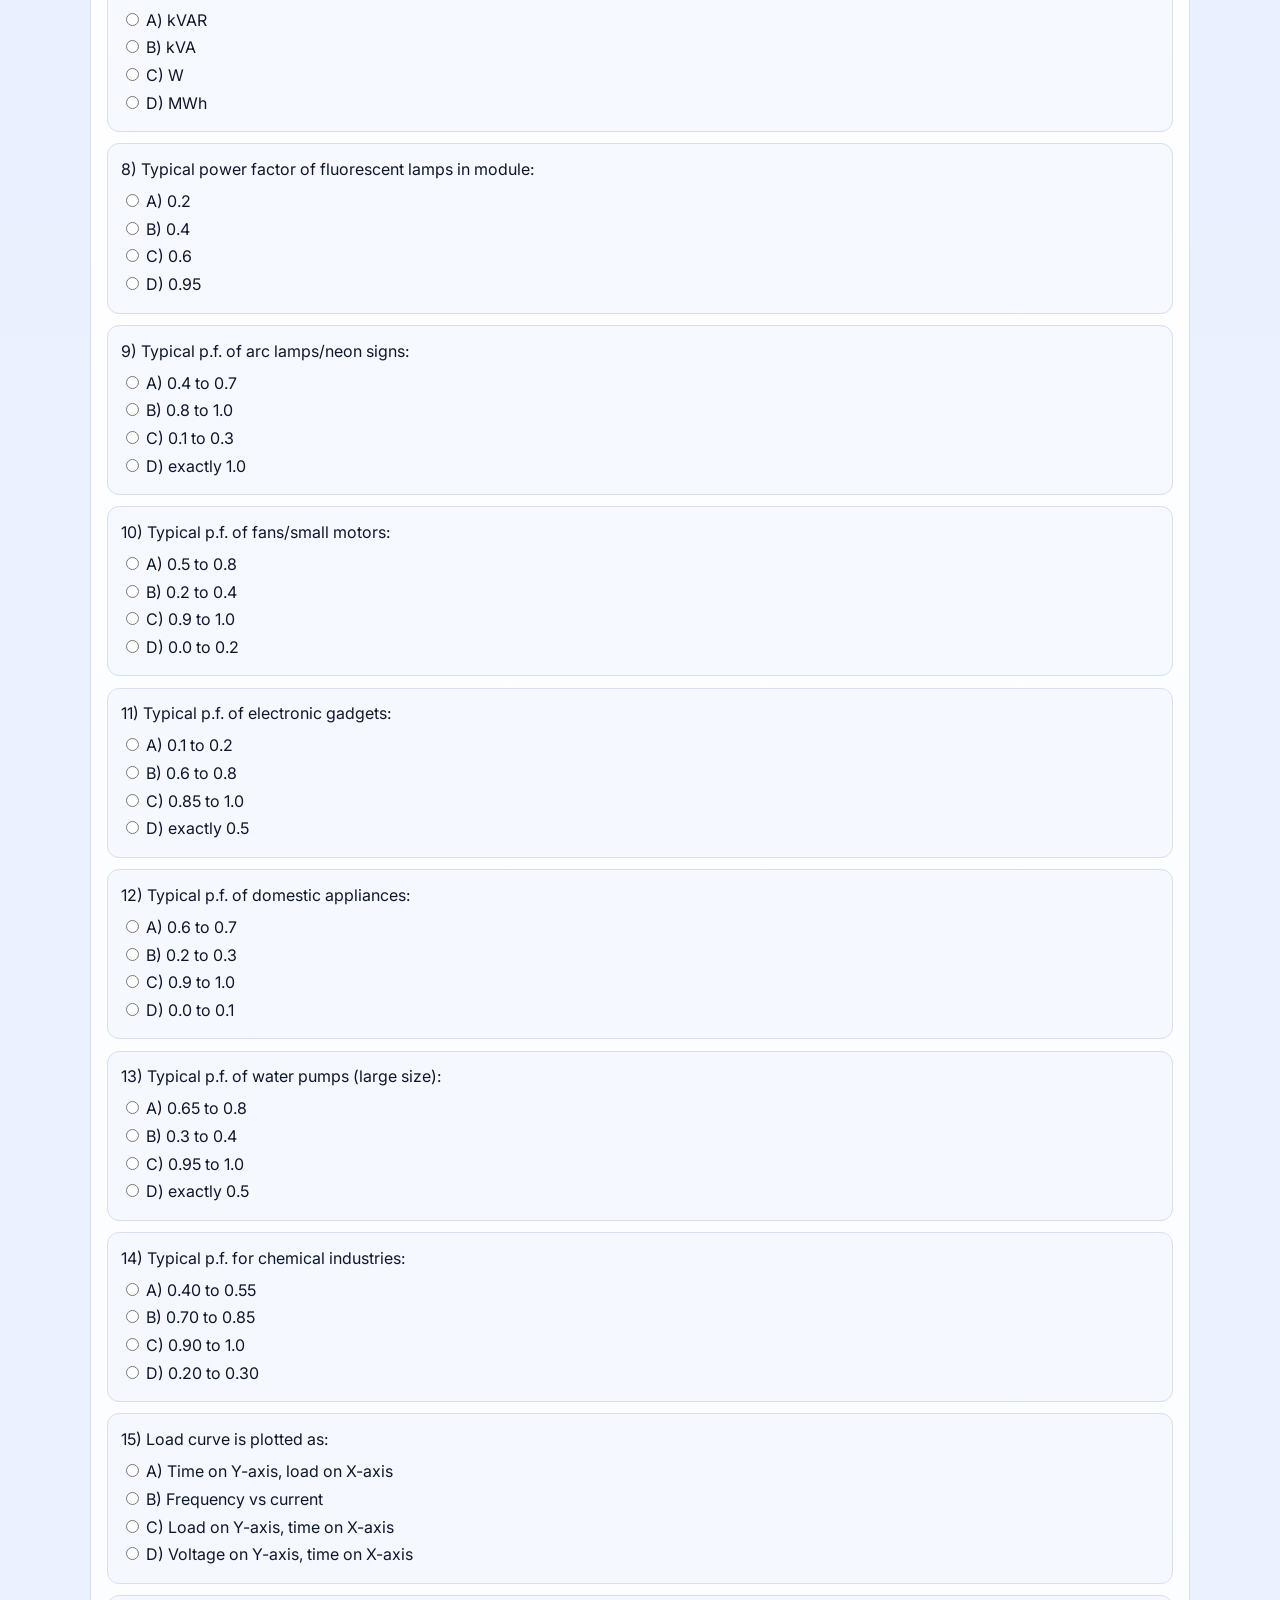
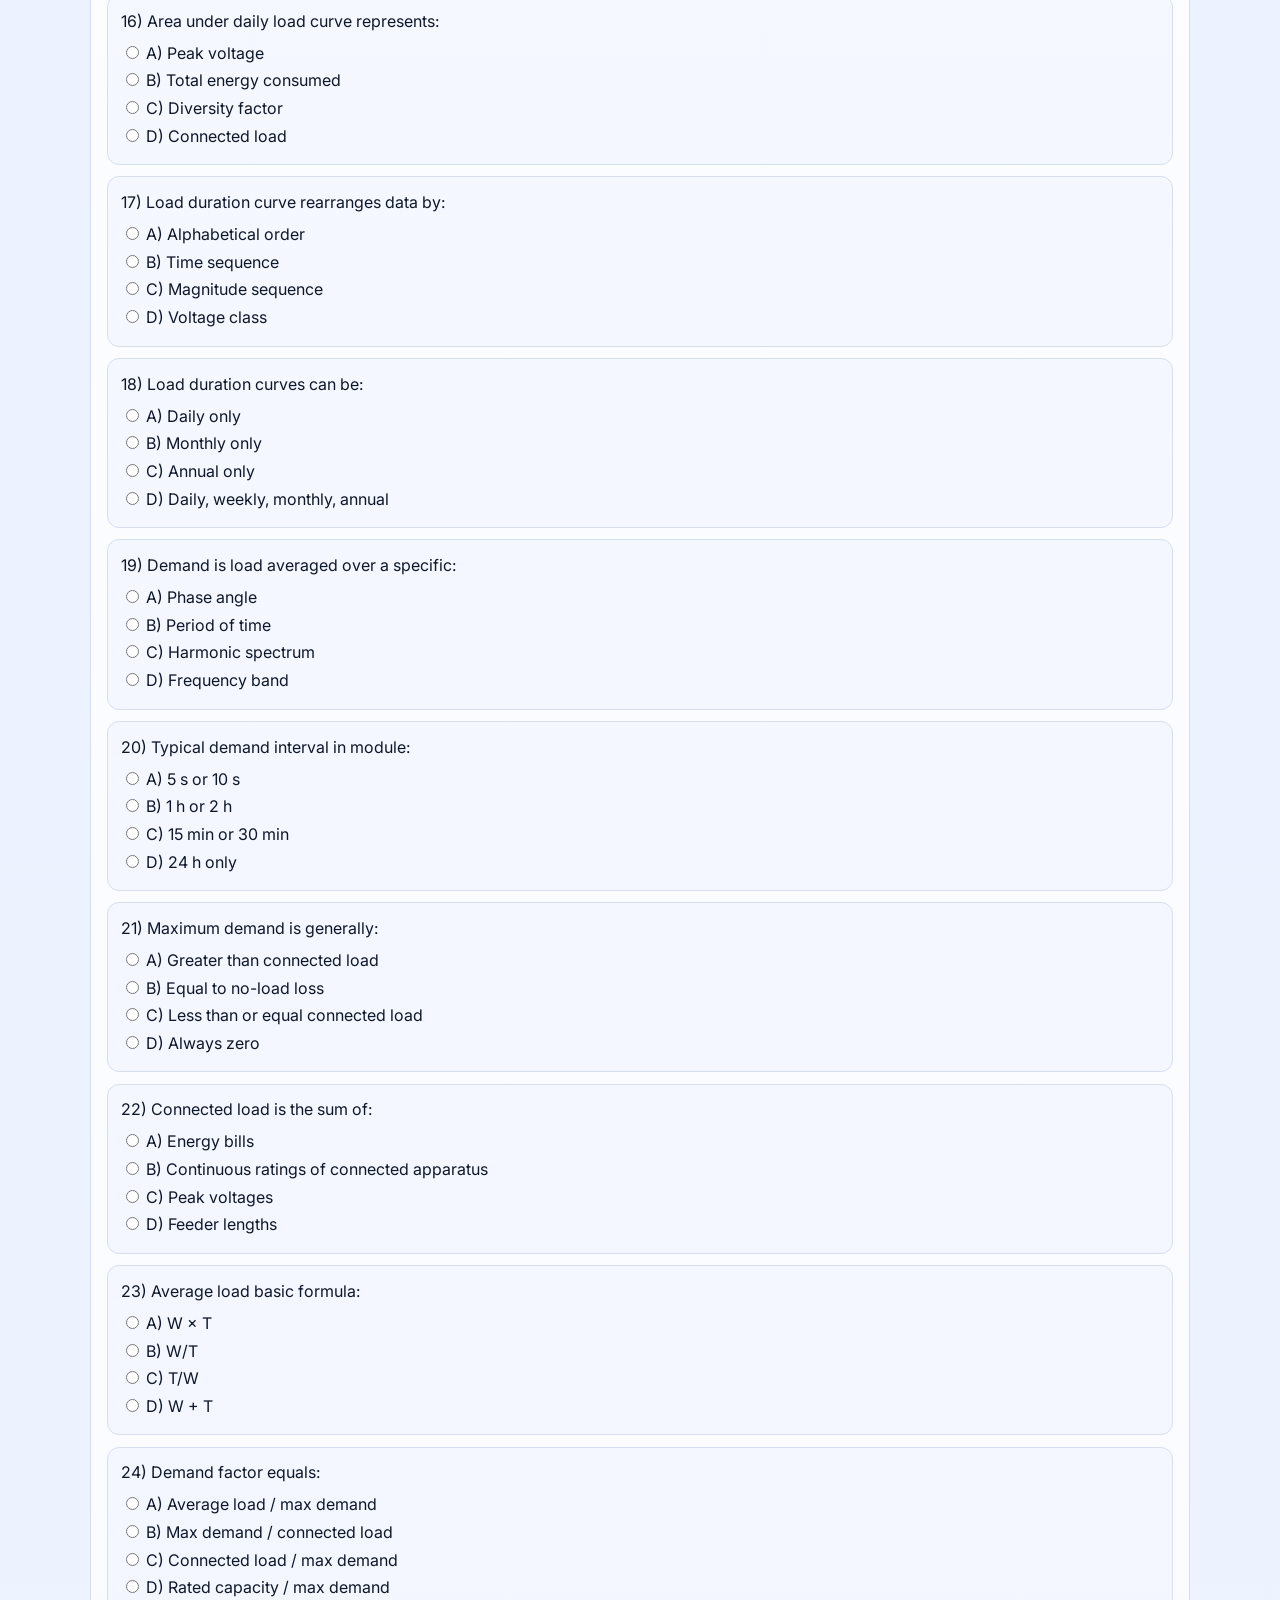
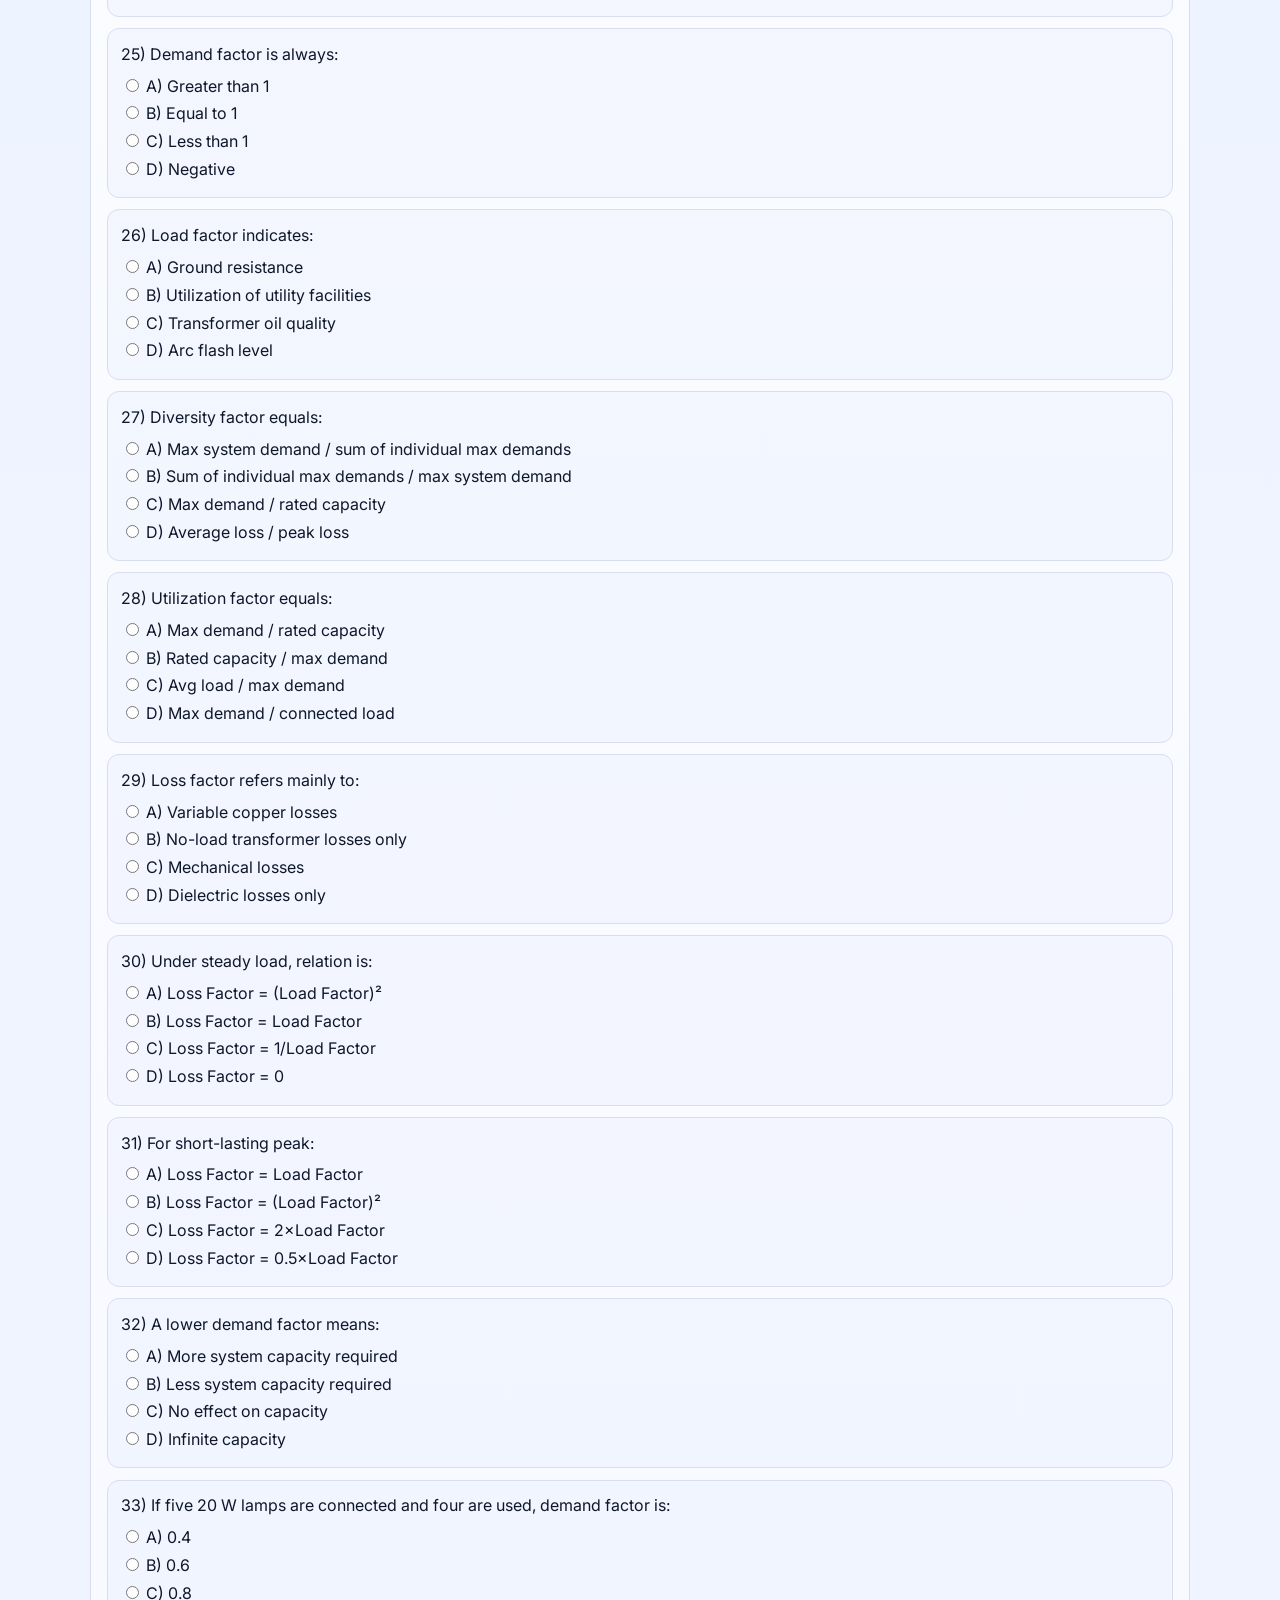
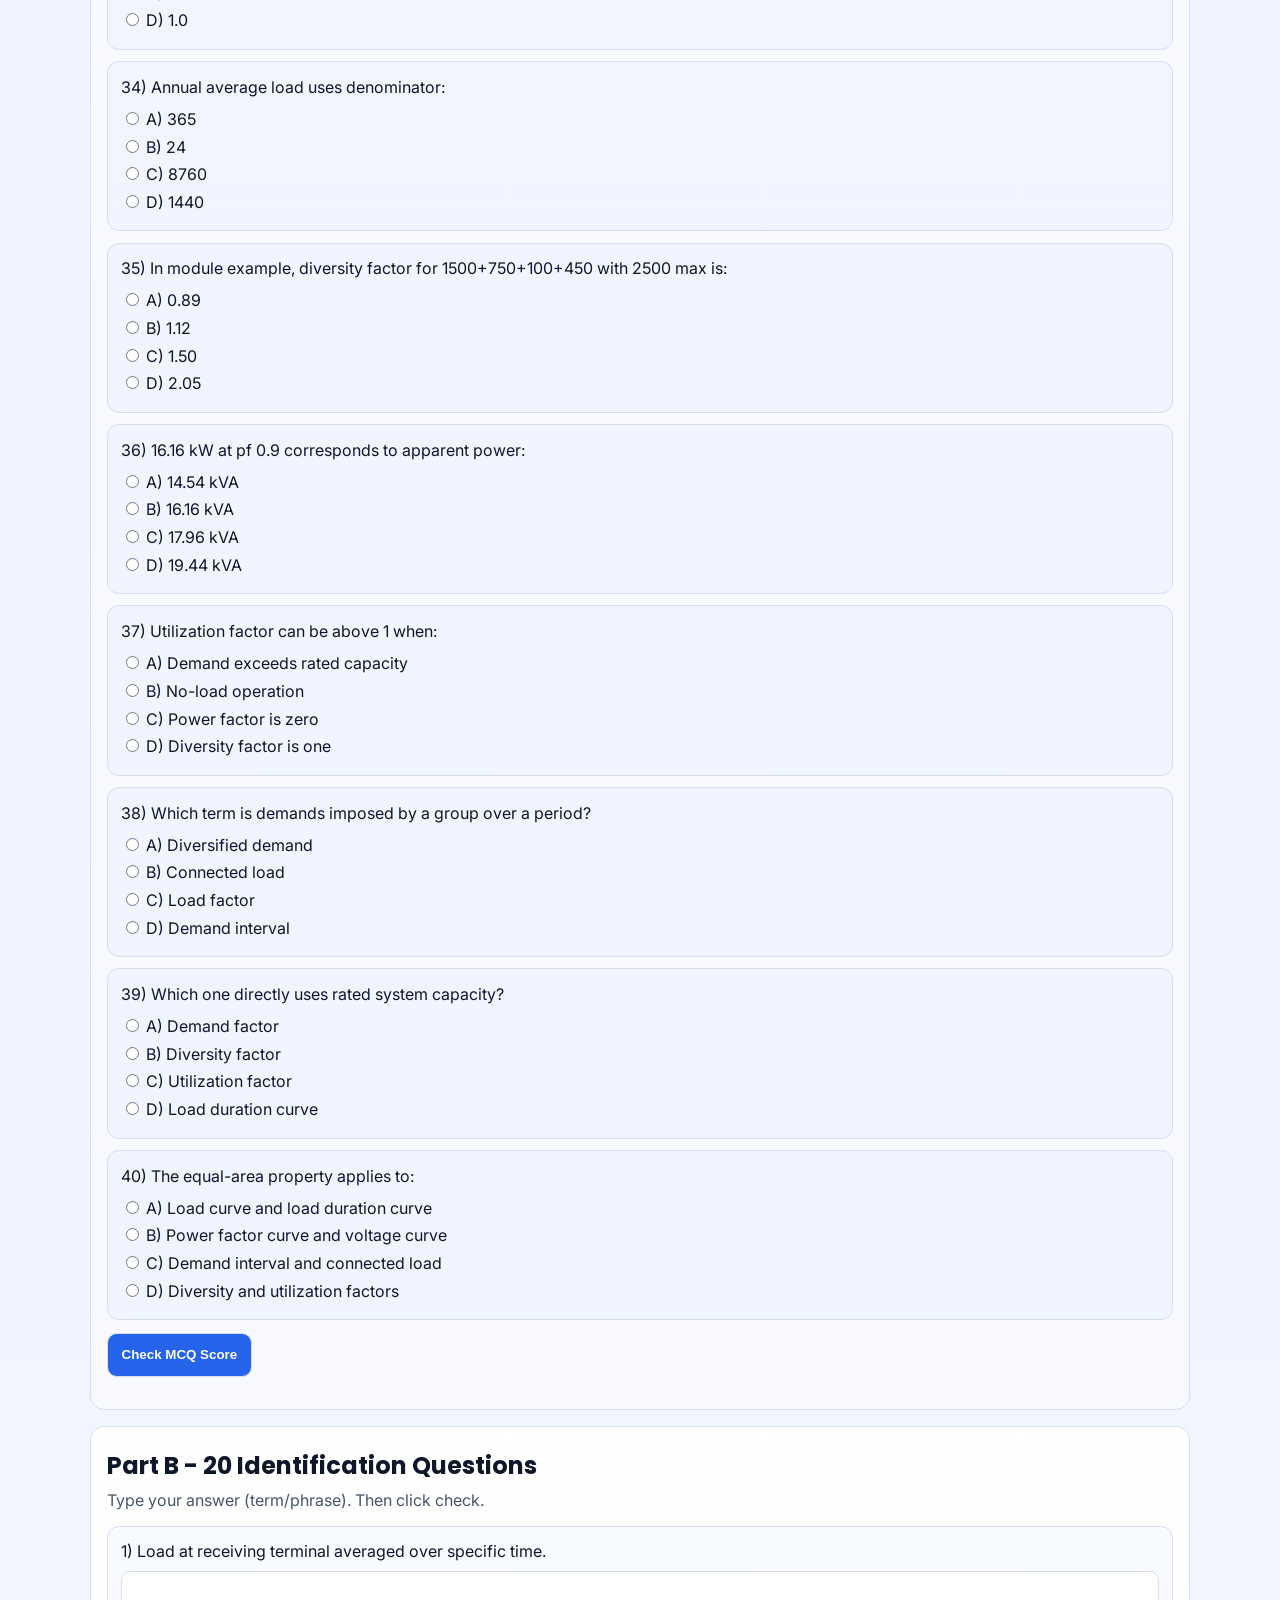
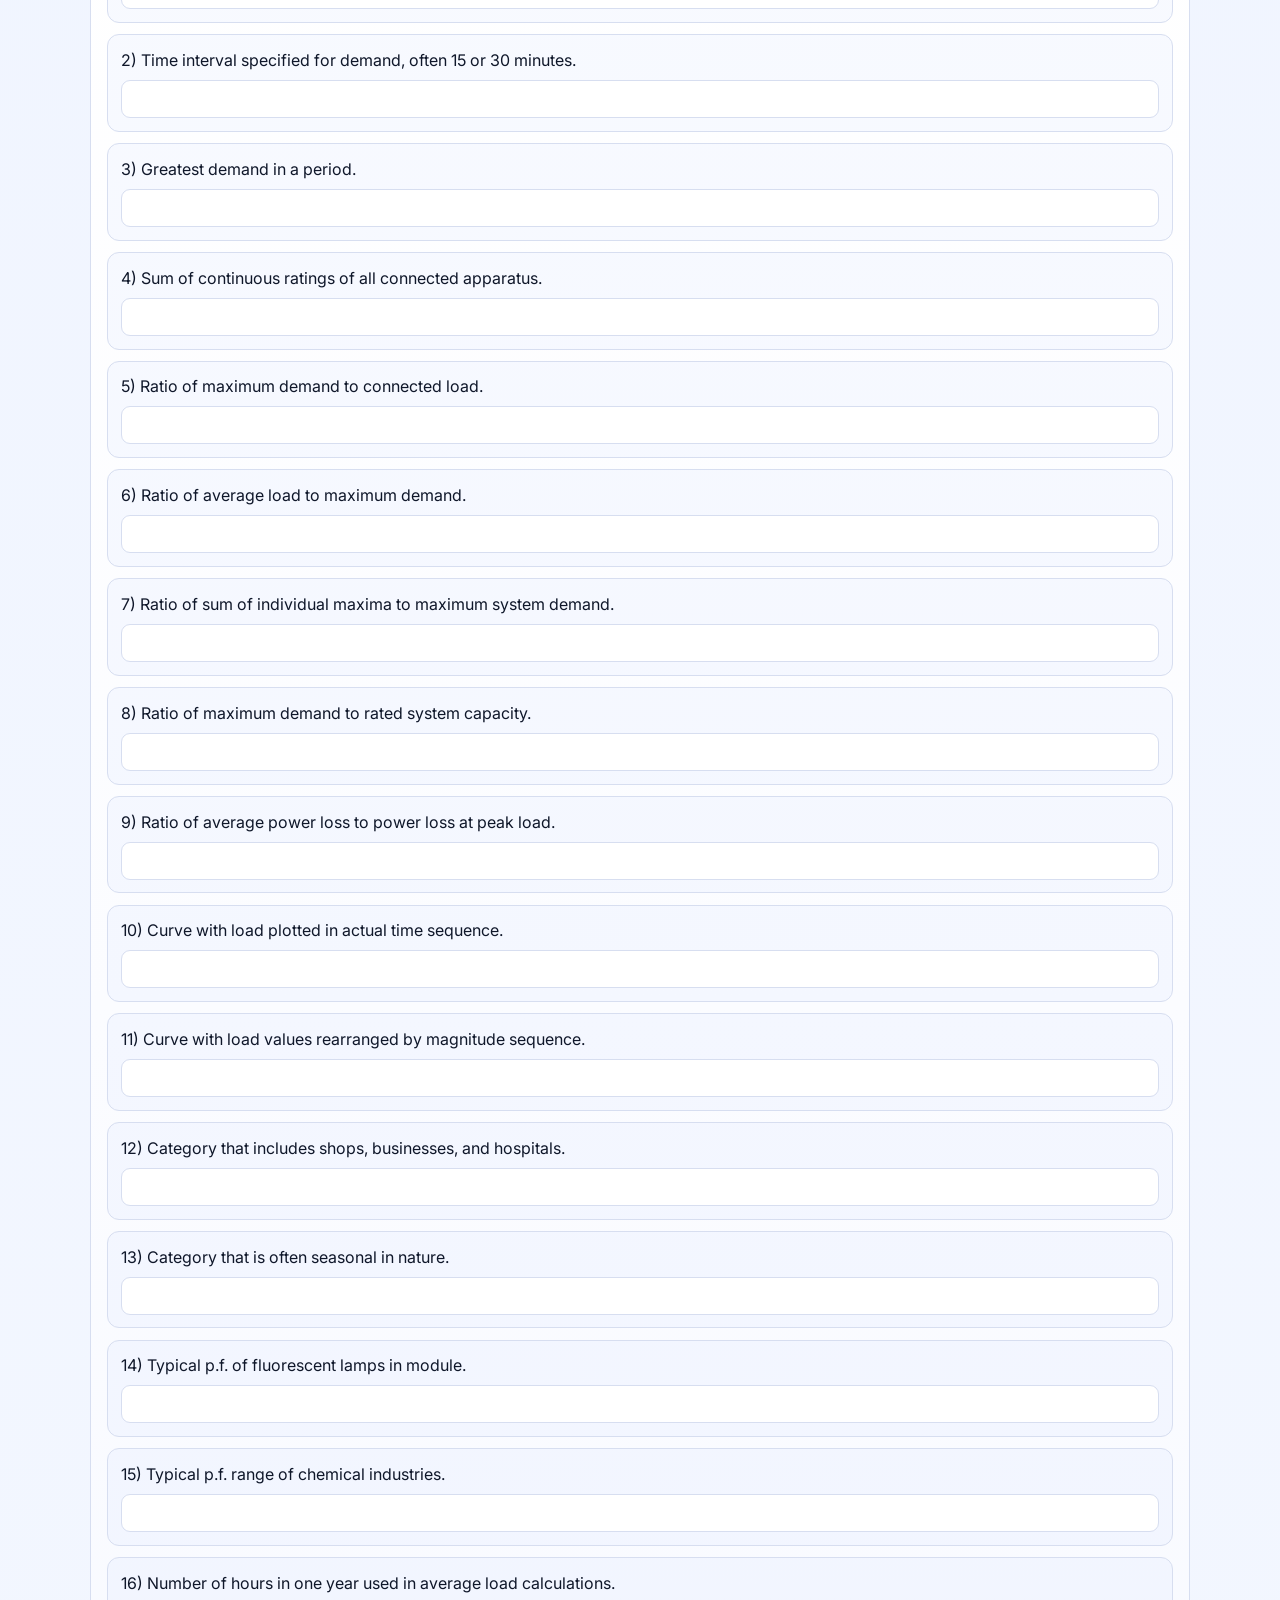
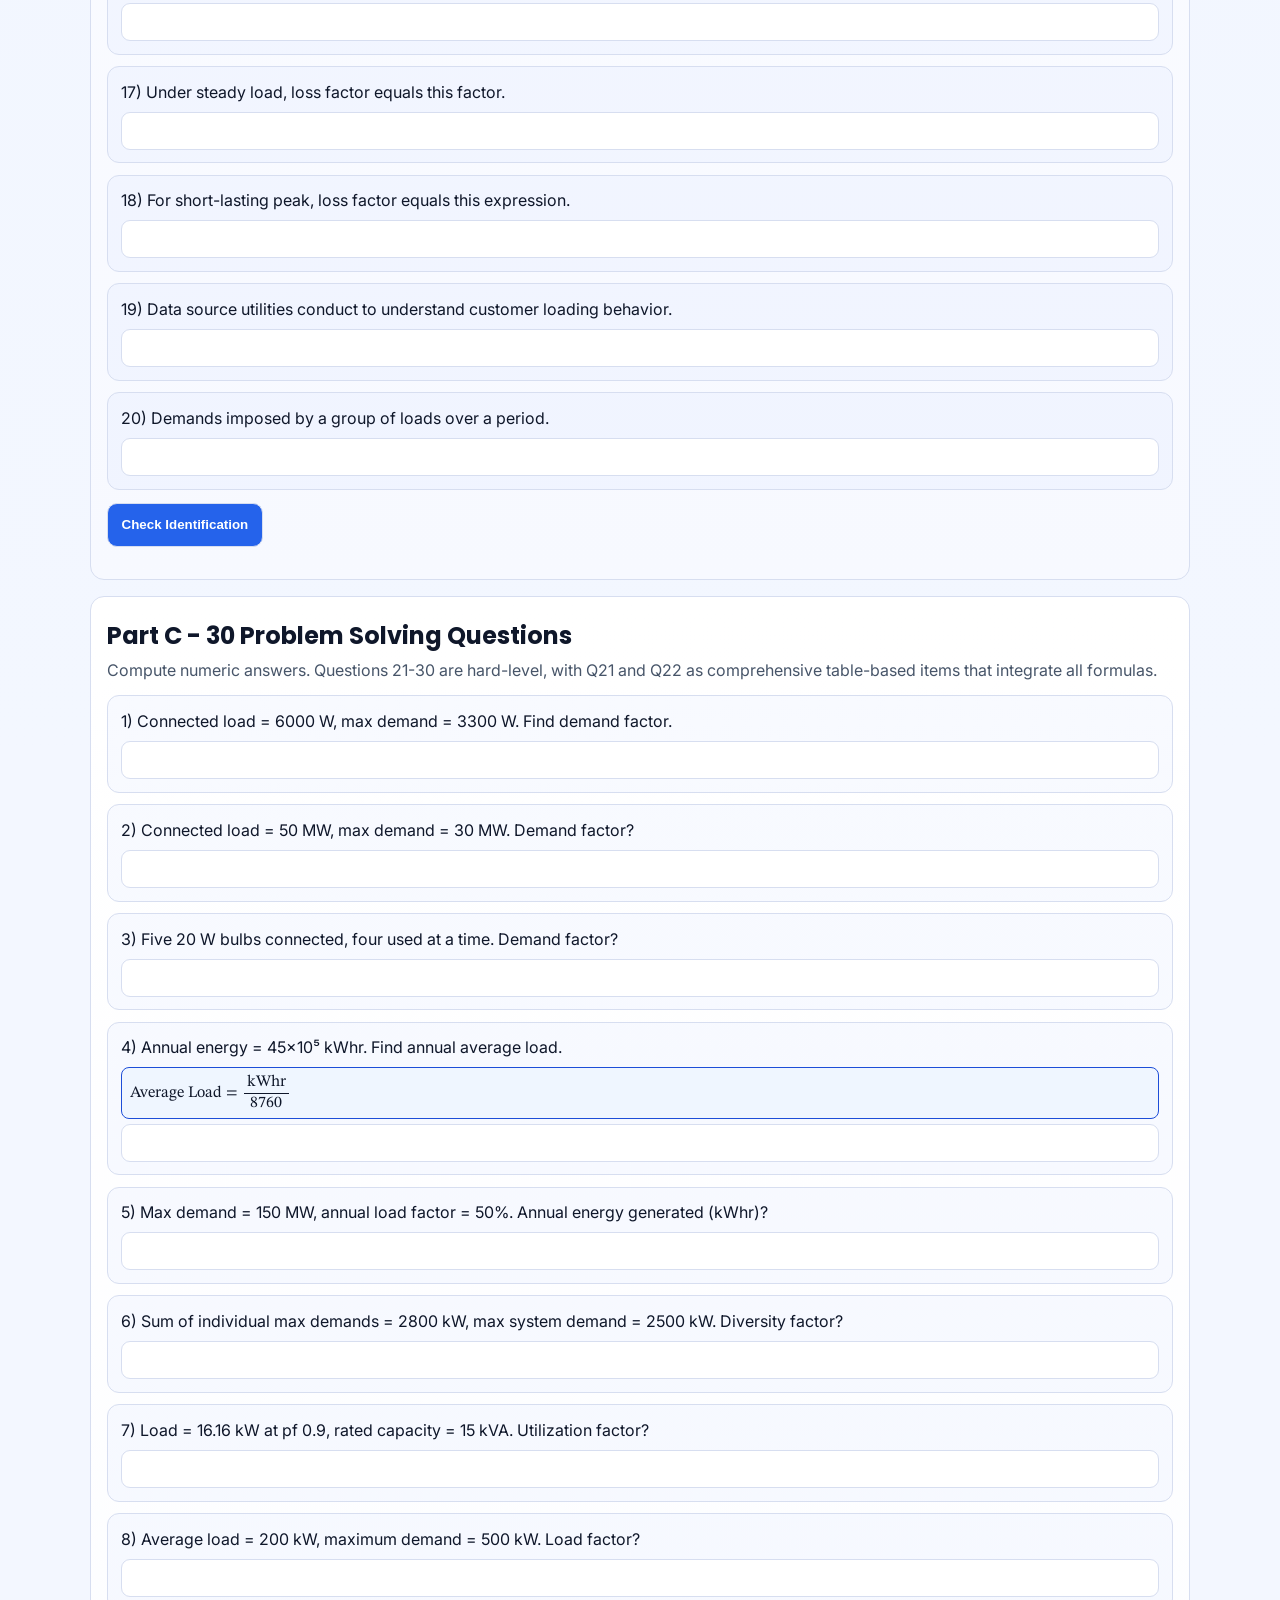
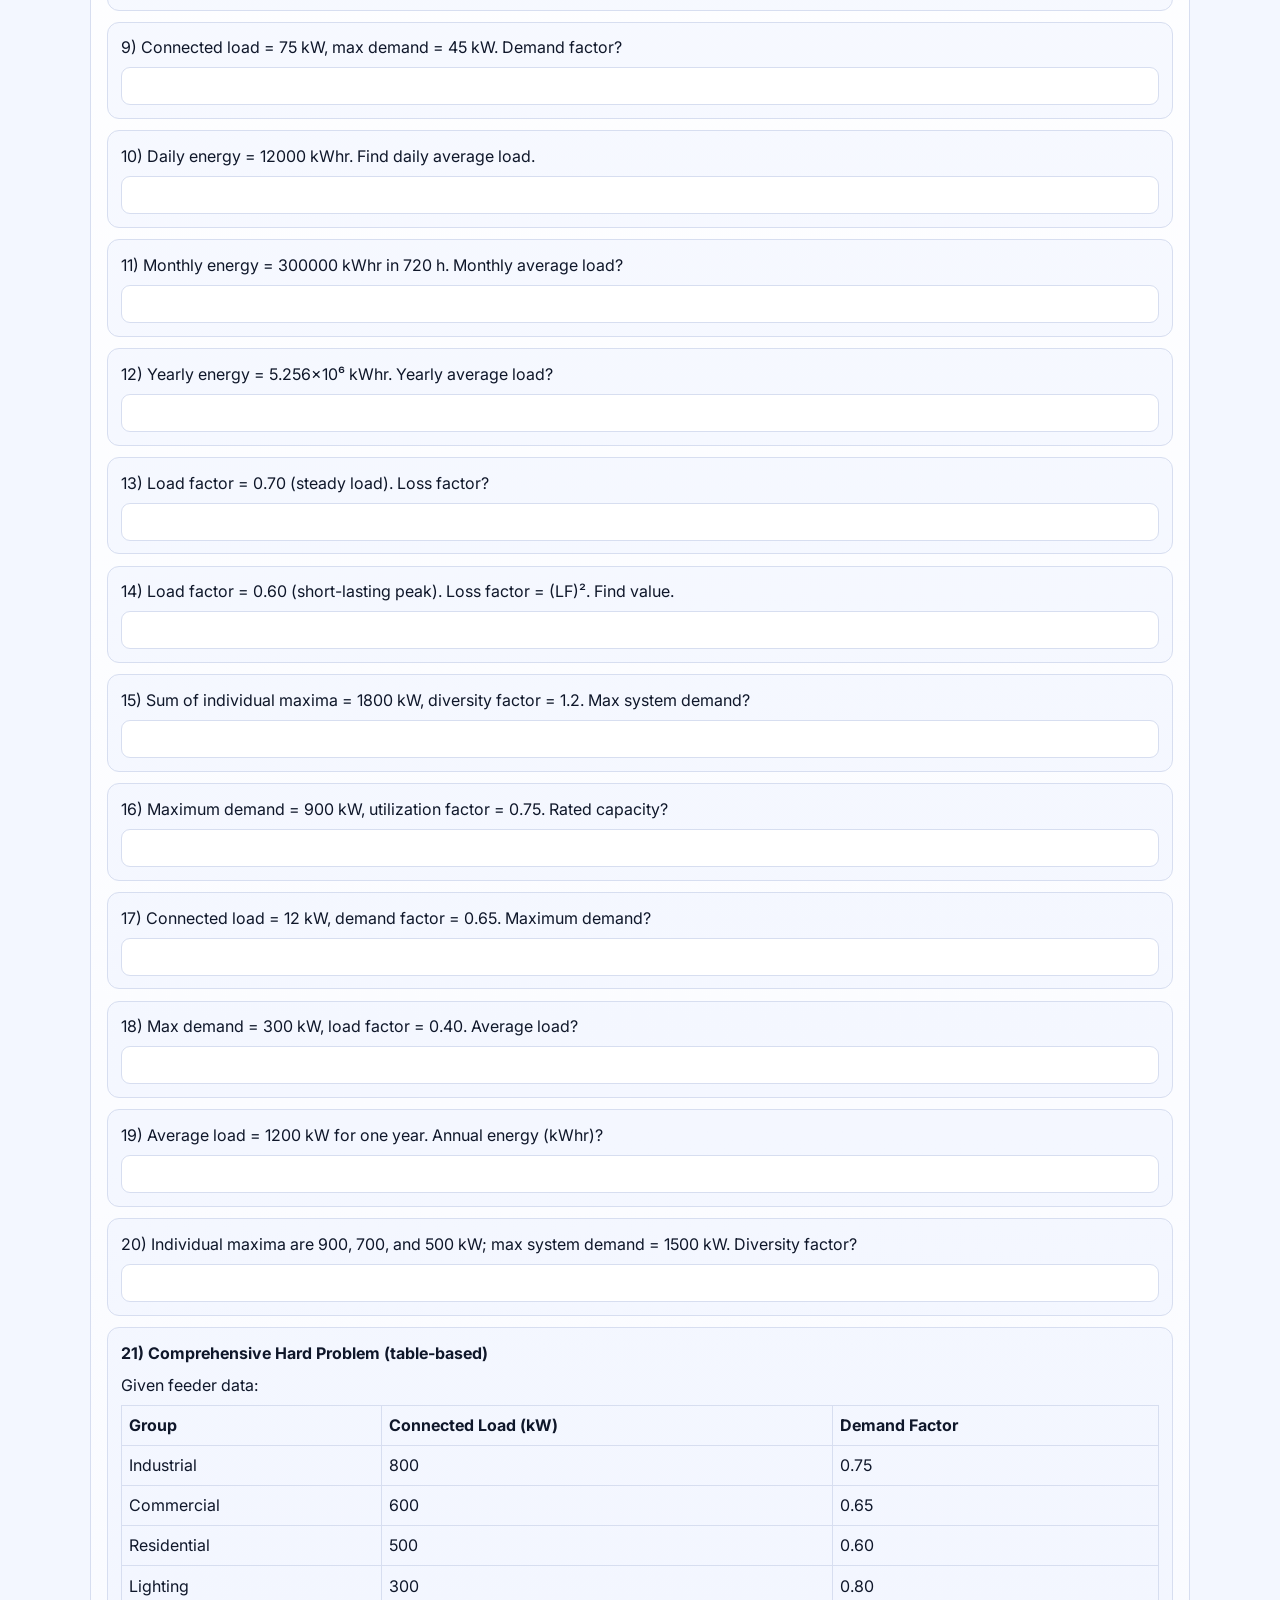
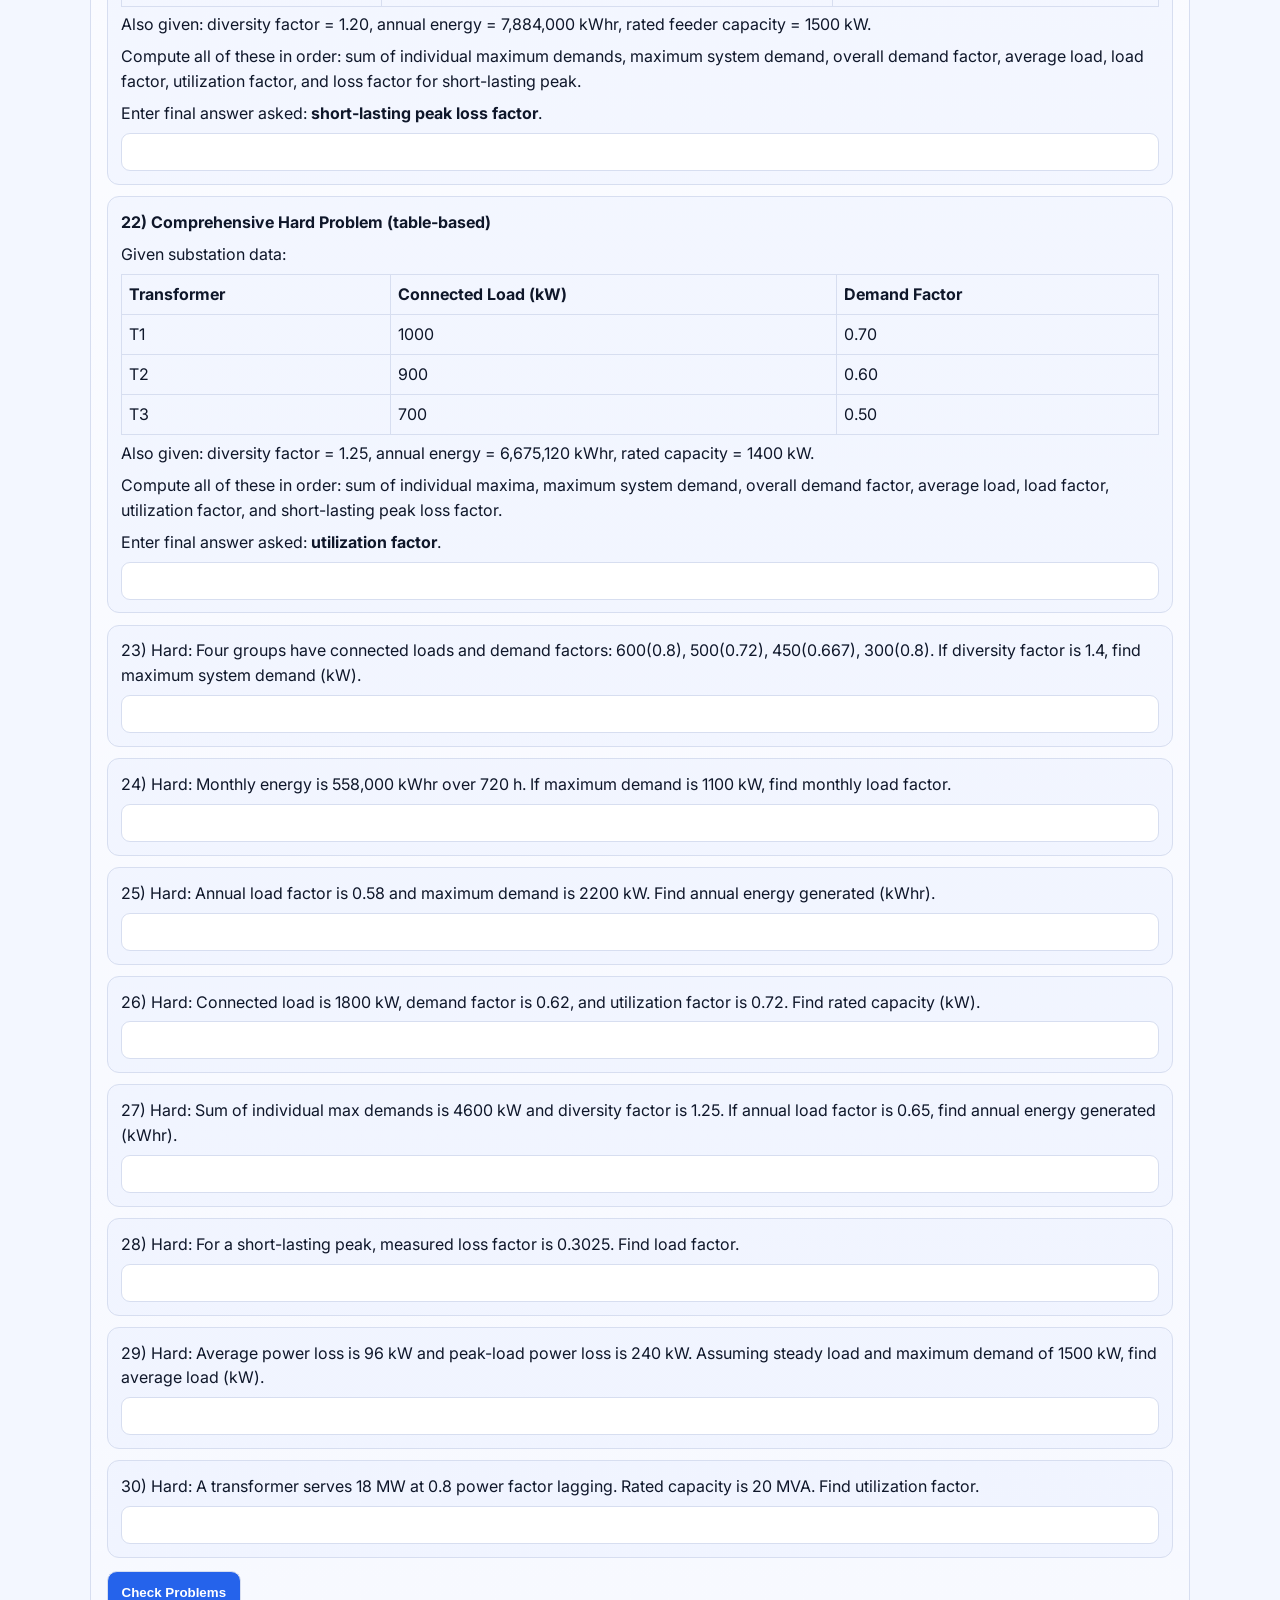
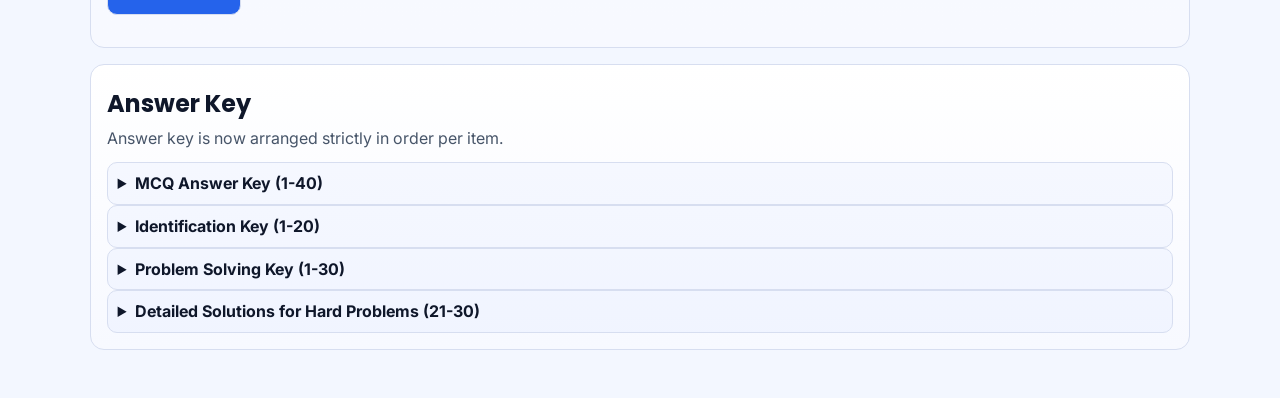
<file: practice-website.html>
<!DOCTYPE html>
<html lang="en">
<head>
  <meta charset="UTF-8" />
  <meta name="viewport" content="width=device-width, initial-scale=1.0" />
  <title>PEE15 Module 2 Practice Website</title>
  <link rel="preconnect" href="https://fonts.googleapis.com" />
  <link rel="preconnect" href="https://fonts.gstatic.com" crossorigin />
  <link
    href="https://fonts.googleapis.com/css2?family=Inter:wght@400;500;600;700;800&family=Poppins:wght@600;700;800&family=STIX+Two+Text:wght@500;700&display=swap"
    rel="stylesheet"
  />
  <style>
    :root {
      --bg: #f3f7ff;
      --card: #ffffff;
      --card-2: #f7f9ff;
      --text: #0f172a;
      --muted: #475569;
      --accent: #2563eb;
      --ok: #22c55e;
      --bad: #ef4444;
      --border: #d7def0;
    }

    * {
      box-sizing: border-box;
    }

    body {
      margin: 0;
      font-family: "Inter", sans-serif;
      background: linear-gradient(180deg, #e9efff 0%, var(--bg) 70%);
      color: var(--text);
      line-height: 1.55;
    }

    .container {
      width: min(1100px, 94%);
      margin: 0 auto;
    }

    header {
      padding: 1.4rem 0 1.2rem;
      border-bottom: 1px solid var(--border);
      position: sticky;
      top: 0;
      z-index: 10;
      backdrop-filter: blur(8px);
      background: rgba(255, 255, 255, 0.92);
    }

    h1, h2, h3 {
      font-family: "Poppins", sans-serif;
      margin: 0.25rem 0;
    }

    .subtitle {
      color: var(--muted);
      margin: 0.25rem 0 0.8rem;
    }

    .toolbar {
      display: flex;
      gap: 0.6rem;
      flex-wrap: wrap;
    }

    .btn {
      border: 1px solid var(--border);
      background: var(--accent);
      color: #ffffff;
      font-weight: 700;
      border-radius: 10px;
      padding: 0.55rem 0.85rem;
      cursor: pointer;
      text-decoration: none;
      display: inline-block;
      min-height: 44px;
    }

    .btn.alt {
      background: transparent;
      color: var(--text);
    }

    main {
      padding: 1rem 0 2rem;
    }

    .card {
      background: linear-gradient(180deg, var(--card), var(--card-2));
      border: 1px solid var(--border);
      border-radius: 14px;
      padding: 1rem;
      margin: 0 0 1rem;
    }

    .grid {
      display: grid;
      gap: 0.8rem;
      grid-template-columns: repeat(auto-fit, minmax(260px, 1fr));
    }

    .question-list {
      display: block;
    }

    .question-list .q {
      margin-bottom: 0.7rem;
    }

    .q {
      border: 1px solid var(--border);
      border-radius: 12px;
      padding: 0.8rem;
      background: rgba(37, 99, 235, 0.03);
      transition: box-shadow 0.2s ease, border-color 0.2s ease, transform 0.2s ease;
    }

    .q p {
      margin: 0 0 0.45rem;
    }

    label {
      display: block;
      margin: 0.18rem 0;
      cursor: pointer;
    }

    input[type="text"], input[type="number"] {
      width: 100%;
      border: 1px solid var(--border);
      background: #ffffff;
      color: var(--text);
      border-radius: 9px;
      padding: 0.5rem 0.55rem;
      font-family: "Inter", sans-serif;
      transition: box-shadow 0.2s ease, border-color 0.2s ease;
      font-size: 16px;
    }

    .q table {
      width: 100%;
      border-collapse: collapse;
      margin: 0.35rem 0;
      min-width: 320px;
    }

    .q th,
    .q td {
      border: 1px solid var(--border);
      padding: 0.45rem;
      text-align: left;
    }

    .q.is-correct {
      border-color: #22c55e;
      box-shadow: 0 0 0 2px rgba(34, 197, 94, 0.25), 0 0 20px rgba(34, 197, 94, 0.22);
    }

    .q.is-wrong {
      border-color: #ef4444;
      box-shadow: 0 0 0 2px rgba(239, 68, 68, 0.22), 0 0 20px rgba(239, 68, 68, 0.2);
    }

    input.is-correct {
      border-color: #22c55e !important;
      box-shadow: 0 0 0 2px rgba(34, 197, 94, 0.22), 0 0 16px rgba(34, 197, 94, 0.18);
    }

    input.is-wrong {
      border-color: #ef4444 !important;
      box-shadow: 0 0 0 2px rgba(239, 68, 68, 0.2), 0 0 16px rgba(239, 68, 68, 0.18);
    }

    .math {
      font-family: "STIX Two Text", serif;
      display: block;
      background: #eff6ff;
      border: 1px solid #1d4ed8;
      border-radius: 8px;
      padding: 0.35rem 0.5rem;
      margin: 0.3rem 0;
    }

    .frac {
      display: inline-flex;
      flex-direction: column;
      text-align: center;
      vertical-align: middle;
      line-height: 1.1;
      margin: 0 0.12rem;
    }

    .frac .top {
      border-bottom: 1px solid currentColor;
      padding: 0 0.2rem 0.08rem;
    }

    .frac .bottom {
      padding: 0.05rem 0.2rem 0;
    }

    .result {
      margin-top: 0.65rem;
      font-weight: 700;
    }

    .ok {
      color: var(--ok);
    }

    .bad {
      color: var(--bad);
    }

    details {
      border: 1px solid var(--border);
      border-radius: 10px;
      padding: 0.5rem 0.6rem;
      background: rgba(37, 99, 235, 0.03);
    }

    summary {
      cursor: pointer;
      font-weight: 700;
    }

    .key-intro {
      color: var(--muted);
      margin: 0.2rem 0 0.7rem;
    }

    .key-panel {
      margin-top: 0.55rem;
      border: 1px solid var(--border);
      border-radius: 10px;
      background: #ffffff;
      padding: 0.65rem;
    }

    .key-row {
      display: grid;
      gap: 0.45rem;
      margin-bottom: 0.45rem;
      grid-template-columns: 110px 1fr;
      align-items: start;
    }

    .key-row:last-child {
      margin-bottom: 0;
    }

    .key-label {
      font-weight: 700;
      color: #1e3a8a;
      background: #eff6ff;
      border: 1px solid #bfdbfe;
      border-radius: 999px;
      text-align: center;
      padding: 0.2rem 0.4rem;
      font-size: 0.86rem;
    }

    .key-value {
      border: 1px solid var(--border);
      border-radius: 8px;
      padding: 0.35rem 0.5rem;
      background: #f8fbff;
      font-family: "STIX Two Text", serif;
    }

    .sol-steps {
      margin: 0.55rem 0 0;
      padding-left: 1.1rem;
    }

    .sol-steps li {
      margin-bottom: 0.45rem;
    }

    .answer-list {
      margin: 0.55rem 0 0;
      padding-left: 1.2rem;
    }

    .answer-list li {
      margin-bottom: 0.35rem;
      padding: 0.25rem 0.35rem;
      border-radius: 6px;
    }

    .answer-list li:nth-child(odd) {
      background: #f8fbff;
    }

    @media (max-width: 700px) {
      header {
        position: static;
      }

      .container {
        width: min(1100px, 96%);
      }

      h1 {
        font-size: 1.35rem;
      }

      h2 {
        font-size: 1.12rem;
      }

      .subtitle {
        font-size: 0.94rem;
      }

      .card {
        padding: 0.85rem;
      }

      .q {
        padding: 0.7rem;
        overflow-x: auto;
      }

      .answer-list {
        padding-left: 1rem;
      }

      .btn {
        width: 100%;
        text-align: center;
      }
    }
  </style>
</head>
<body>
  <header>
    <div class="container">
      <h1>PEE15 Module 2 Practice Website</h1>
      <p class="subtitle">
        Complete drill set: 40 Multiple Choice, 20 Identification, and 20 Problem Solving questions
        covering all discussions in Load Characteristics.
      </p>
      <div class="toolbar">
        <a class="btn" href="#mcq">Go to MCQ</a>
        <a class="btn alt" href="#identification">Go to Identification</a>
        <a class="btn alt" href="#problems">Go to Problem Solving</a>
        <a class="btn alt" href="#answer-key">Go to Answer Key</a>
      </div>
    </div>
  </header>

  <main class="container">
    <section class="card">
      <h2>Coverage Checklist</h2>
      <div class="grid">
        <div class="q">Introduction and role of load surveys</div>
        <div class="q">Nature of loads and load classifications</div>
        <div class="q">System power factor values</div>
        <div class="q">Load curve and load duration curve</div>
        <div class="q">All key terms and formulas</div>
        <div class="q">Module-style numerical problem solving</div>
      </div>
    </section>

    <section id="mcq" class="card">
      <h2>Part A - 40 Multiple Choice Questions</h2>
      <form id="mcqForm">
        <div class="question-list">
          <div class="q"><p>1) The main purpose of a distribution system is to:</p>
            <label><input type="radio" name="m1" value="a"> A) Minimize transformer size</label>
            <label><input type="radio" name="m1" value="b"> B) Supply consumer utilization requirements</label>
            <label><input type="radio" name="m1" value="c"> C) Increase no-load losses</label>
            <label><input type="radio" name="m1" value="d"> D) Eliminate feeders</label></div>

          <div class="q"><p>2) Utility load survey data is used for all EXCEPT:</p>
            <label><input type="radio" name="m2" value="a"> A) Rate structure studies</label>
            <label><input type="radio" name="m2" value="b"> B) Cost analysis</label>
            <label><input type="radio" name="m2" value="c"> C) Selective selling programs</label>
            <label><input type="radio" name="m2" value="d"> D) Replacing all distribution lines yearly</label></div>

          <div class="q"><p>3) Load seen by a feeder changes whenever:</p>
            <label><input type="radio" name="m3" value="a"> A) A utility office closes</label>
            <label><input type="radio" name="m3" value="b"> B) A motor is rewound</label>
            <label><input type="radio" name="m3" value="c"> C) Devices are switched ON/OFF</label>
            <label><input type="radio" name="m3" value="d"> D) Voltage is exactly nominal</label></div>

          <div class="q"><p>4) Which is a broad load classification?</p>
            <label><input type="radio" name="m4" value="a"> A) Wind tunnel load</label>
            <label><input type="radio" name="m4" value="b"> B) Agricultural load</label>
            <label><input type="radio" name="m4" value="c"> C) Space load</label>
            <label><input type="radio" name="m4" value="d"> D) Temporary load</label></div>

          <div class="q"><p>5) Lighting loads such as street lights are usually:</p>
            <label><input type="radio" name="m5" value="a"> A) High in daytime</label>
            <label><input type="radio" name="m5" value="b"> B) Zero all day</label>
            <label><input type="radio" name="m5" value="c"> C) Near zero in daytime and active at night</label>
            <label><input type="radio" name="m5" value="d"> D) Constant 24/7 at peak</label></div>

          <div class="q"><p>6) Industrial/commercial loads may commonly have:</p>
            <label><input type="radio" name="m6" value="a"> A) No peak periods</label>
            <label><input type="radio" name="m6" value="b"> B) Exactly one yearly peak only</label>
            <label><input type="radio" name="m6" value="c"> C) Two peak periods</label>
            <label><input type="radio" name="m6" value="d"> D) Zero diversity</label></div>

          <div class="q"><p>7) In AC systems, which demand is more appropriate for planning?</p>
            <label><input type="radio" name="m7" value="a"> A) kVAR</label>
            <label><input type="radio" name="m7" value="b"> B) kVA</label>
            <label><input type="radio" name="m7" value="c"> C) W</label>
            <label><input type="radio" name="m7" value="d"> D) MWh</label></div>

          <div class="q"><p>8) Typical power factor of fluorescent lamps in module:</p>
            <label><input type="radio" name="m8" value="a"> A) 0.2</label>
            <label><input type="radio" name="m8" value="b"> B) 0.4</label>
            <label><input type="radio" name="m8" value="c"> C) 0.6</label>
            <label><input type="radio" name="m8" value="d"> D) 0.95</label></div>

          <div class="q"><p>9) Typical p.f. of arc lamps/neon signs:</p>
            <label><input type="radio" name="m9" value="a"> A) 0.4 to 0.7</label>
            <label><input type="radio" name="m9" value="b"> B) 0.8 to 1.0</label>
            <label><input type="radio" name="m9" value="c"> C) 0.1 to 0.3</label>
            <label><input type="radio" name="m9" value="d"> D) exactly 1.0</label></div>

          <div class="q"><p>10) Typical p.f. of fans/small motors:</p>
            <label><input type="radio" name="m10" value="a"> A) 0.5 to 0.8</label>
            <label><input type="radio" name="m10" value="b"> B) 0.2 to 0.4</label>
            <label><input type="radio" name="m10" value="c"> C) 0.9 to 1.0</label>
            <label><input type="radio" name="m10" value="d"> D) 0.0 to 0.2</label></div>

          <div class="q"><p>11) Typical p.f. of electronic gadgets:</p>
            <label><input type="radio" name="m11" value="a"> A) 0.1 to 0.2</label>
            <label><input type="radio" name="m11" value="b"> B) 0.6 to 0.8</label>
            <label><input type="radio" name="m11" value="c"> C) 0.85 to 1.0</label>
            <label><input type="radio" name="m11" value="d"> D) exactly 0.5</label></div>

          <div class="q"><p>12) Typical p.f. of domestic appliances:</p>
            <label><input type="radio" name="m12" value="a"> A) 0.6 to 0.7</label>
            <label><input type="radio" name="m12" value="b"> B) 0.2 to 0.3</label>
            <label><input type="radio" name="m12" value="c"> C) 0.9 to 1.0</label>
            <label><input type="radio" name="m12" value="d"> D) 0.0 to 0.1</label></div>

          <div class="q"><p>13) Typical p.f. of water pumps (large size):</p>
            <label><input type="radio" name="m13" value="a"> A) 0.65 to 0.8</label>
            <label><input type="radio" name="m13" value="b"> B) 0.3 to 0.4</label>
            <label><input type="radio" name="m13" value="c"> C) 0.95 to 1.0</label>
            <label><input type="radio" name="m13" value="d"> D) exactly 0.5</label></div>

          <div class="q"><p>14) Typical p.f. for chemical industries:</p>
            <label><input type="radio" name="m14" value="a"> A) 0.40 to 0.55</label>
            <label><input type="radio" name="m14" value="b"> B) 0.70 to 0.85</label>
            <label><input type="radio" name="m14" value="c"> C) 0.90 to 1.0</label>
            <label><input type="radio" name="m14" value="d"> D) 0.20 to 0.30</label></div>

          <div class="q"><p>15) Load curve is plotted as:</p>
            <label><input type="radio" name="m15" value="a"> A) Time on Y-axis, load on X-axis</label>
            <label><input type="radio" name="m15" value="b"> B) Frequency vs current</label>
            <label><input type="radio" name="m15" value="c"> C) Load on Y-axis, time on X-axis</label>
            <label><input type="radio" name="m15" value="d"> D) Voltage on Y-axis, time on X-axis</label></div>

          <div class="q"><p>16) Area under daily load curve represents:</p>
            <label><input type="radio" name="m16" value="a"> A) Peak voltage</label>
            <label><input type="radio" name="m16" value="b"> B) Total energy consumed</label>
            <label><input type="radio" name="m16" value="c"> C) Diversity factor</label>
            <label><input type="radio" name="m16" value="d"> D) Connected load</label></div>

          <div class="q"><p>17) Load duration curve rearranges data by:</p>
            <label><input type="radio" name="m17" value="a"> A) Alphabetical order</label>
            <label><input type="radio" name="m17" value="b"> B) Time sequence</label>
            <label><input type="radio" name="m17" value="c"> C) Magnitude sequence</label>
            <label><input type="radio" name="m17" value="d"> D) Voltage class</label></div>

          <div class="q"><p>18) Load duration curves can be:</p>
            <label><input type="radio" name="m18" value="a"> A) Daily only</label>
            <label><input type="radio" name="m18" value="b"> B) Monthly only</label>
            <label><input type="radio" name="m18" value="c"> C) Annual only</label>
            <label><input type="radio" name="m18" value="d"> D) Daily, weekly, monthly, annual</label></div>

          <div class="q"><p>19) Demand is load averaged over a specific:</p>
            <label><input type="radio" name="m19" value="a"> A) Phase angle</label>
            <label><input type="radio" name="m19" value="b"> B) Period of time</label>
            <label><input type="radio" name="m19" value="c"> C) Harmonic spectrum</label>
            <label><input type="radio" name="m19" value="d"> D) Frequency band</label></div>

          <div class="q"><p>20) Typical demand interval in module:</p>
            <label><input type="radio" name="m20" value="a"> A) 5 s or 10 s</label>
            <label><input type="radio" name="m20" value="b"> B) 1 h or 2 h</label>
            <label><input type="radio" name="m20" value="c"> C) 15 min or 30 min</label>
            <label><input type="radio" name="m20" value="d"> D) 24 h only</label></div>

          <div class="q"><p>21) Maximum demand is generally:</p>
            <label><input type="radio" name="m21" value="a"> A) Greater than connected load</label>
            <label><input type="radio" name="m21" value="b"> B) Equal to no-load loss</label>
            <label><input type="radio" name="m21" value="c"> C) Less than or equal connected load</label>
            <label><input type="radio" name="m21" value="d"> D) Always zero</label></div>

          <div class="q"><p>22) Connected load is the sum of:</p>
            <label><input type="radio" name="m22" value="a"> A) Energy bills</label>
            <label><input type="radio" name="m22" value="b"> B) Continuous ratings of connected apparatus</label>
            <label><input type="radio" name="m22" value="c"> C) Peak voltages</label>
            <label><input type="radio" name="m22" value="d"> D) Feeder lengths</label></div>

          <div class="q"><p>23) Average load basic formula:</p>
            <label><input type="radio" name="m23" value="a"> A) W × T</label>
            <label><input type="radio" name="m23" value="b"> B) W/T</label>
            <label><input type="radio" name="m23" value="c"> C) T/W</label>
            <label><input type="radio" name="m23" value="d"> D) W + T</label></div>

          <div class="q"><p>24) Demand factor equals:</p>
            <label><input type="radio" name="m24" value="a"> A) Average load / max demand</label>
            <label><input type="radio" name="m24" value="b"> B) Max demand / connected load</label>
            <label><input type="radio" name="m24" value="c"> C) Connected load / max demand</label>
            <label><input type="radio" name="m24" value="d"> D) Rated capacity / max demand</label></div>

          <div class="q"><p>25) Demand factor is always:</p>
            <label><input type="radio" name="m25" value="a"> A) Greater than 1</label>
            <label><input type="radio" name="m25" value="b"> B) Equal to 1</label>
            <label><input type="radio" name="m25" value="c"> C) Less than 1</label>
            <label><input type="radio" name="m25" value="d"> D) Negative</label></div>

          <div class="q"><p>26) Load factor indicates:</p>
            <label><input type="radio" name="m26" value="a"> A) Ground resistance</label>
            <label><input type="radio" name="m26" value="b"> B) Utilization of utility facilities</label>
            <label><input type="radio" name="m26" value="c"> C) Transformer oil quality</label>
            <label><input type="radio" name="m26" value="d"> D) Arc flash level</label></div>

          <div class="q"><p>27) Diversity factor equals:</p>
            <label><input type="radio" name="m27" value="a"> A) Max system demand / sum of individual max demands</label>
            <label><input type="radio" name="m27" value="b"> B) Sum of individual max demands / max system demand</label>
            <label><input type="radio" name="m27" value="c"> C) Max demand / rated capacity</label>
            <label><input type="radio" name="m27" value="d"> D) Average loss / peak loss</label></div>

          <div class="q"><p>28) Utilization factor equals:</p>
            <label><input type="radio" name="m28" value="a"> A) Max demand / rated capacity</label>
            <label><input type="radio" name="m28" value="b"> B) Rated capacity / max demand</label>
            <label><input type="radio" name="m28" value="c"> C) Avg load / max demand</label>
            <label><input type="radio" name="m28" value="d"> D) Max demand / connected load</label></div>

          <div class="q"><p>29) Loss factor refers mainly to:</p>
            <label><input type="radio" name="m29" value="a"> A) Variable copper losses</label>
            <label><input type="radio" name="m29" value="b"> B) No-load transformer losses only</label>
            <label><input type="radio" name="m29" value="c"> C) Mechanical losses</label>
            <label><input type="radio" name="m29" value="d"> D) Dielectric losses only</label></div>

          <div class="q"><p>30) Under steady load, relation is:</p>
            <label><input type="radio" name="m30" value="a"> A) Loss Factor = (Load Factor)²</label>
            <label><input type="radio" name="m30" value="b"> B) Loss Factor = Load Factor</label>
            <label><input type="radio" name="m30" value="c"> C) Loss Factor = 1/Load Factor</label>
            <label><input type="radio" name="m30" value="d"> D) Loss Factor = 0</label></div>

          <div class="q"><p>31) For short-lasting peak:</p>
            <label><input type="radio" name="m31" value="a"> A) Loss Factor = Load Factor</label>
            <label><input type="radio" name="m31" value="b"> B) Loss Factor = (Load Factor)²</label>
            <label><input type="radio" name="m31" value="c"> C) Loss Factor = 2×Load Factor</label>
            <label><input type="radio" name="m31" value="d"> D) Loss Factor = 0.5×Load Factor</label></div>

          <div class="q"><p>32) A lower demand factor means:</p>
            <label><input type="radio" name="m32" value="a"> A) More system capacity required</label>
            <label><input type="radio" name="m32" value="b"> B) Less system capacity required</label>
            <label><input type="radio" name="m32" value="c"> C) No effect on capacity</label>
            <label><input type="radio" name="m32" value="d"> D) Infinite capacity</label></div>

          <div class="q"><p>33) If five 20 W lamps are connected and four are used, demand factor is:</p>
            <label><input type="radio" name="m33" value="a"> A) 0.4</label>
            <label><input type="radio" name="m33" value="b"> B) 0.6</label>
            <label><input type="radio" name="m33" value="c"> C) 0.8</label>
            <label><input type="radio" name="m33" value="d"> D) 1.0</label></div>

          <div class="q"><p>34) Annual average load uses denominator:</p>
            <label><input type="radio" name="m34" value="a"> A) 365</label>
            <label><input type="radio" name="m34" value="b"> B) 24</label>
            <label><input type="radio" name="m34" value="c"> C) 8760</label>
            <label><input type="radio" name="m34" value="d"> D) 1440</label></div>

          <div class="q"><p>35) In module example, diversity factor for 1500+750+100+450 with 2500 max is:</p>
            <label><input type="radio" name="m35" value="a"> A) 0.89</label>
            <label><input type="radio" name="m35" value="b"> B) 1.12</label>
            <label><input type="radio" name="m35" value="c"> C) 1.50</label>
            <label><input type="radio" name="m35" value="d"> D) 2.05</label></div>

          <div class="q"><p>36) 16.16 kW at pf 0.9 corresponds to apparent power:</p>
            <label><input type="radio" name="m36" value="a"> A) 14.54 kVA</label>
            <label><input type="radio" name="m36" value="b"> B) 16.16 kVA</label>
            <label><input type="radio" name="m36" value="c"> C) 17.96 kVA</label>
            <label><input type="radio" name="m36" value="d"> D) 19.44 kVA</label></div>

          <div class="q"><p>37) Utilization factor can be above 1 when:</p>
            <label><input type="radio" name="m37" value="a"> A) Demand exceeds rated capacity</label>
            <label><input type="radio" name="m37" value="b"> B) No-load operation</label>
            <label><input type="radio" name="m37" value="c"> C) Power factor is zero</label>
            <label><input type="radio" name="m37" value="d"> D) Diversity factor is one</label></div>

          <div class="q"><p>38) Which term is demands imposed by a group over a period?</p>
            <label><input type="radio" name="m38" value="a"> A) Diversified demand</label>
            <label><input type="radio" name="m38" value="b"> B) Connected load</label>
            <label><input type="radio" name="m38" value="c"> C) Load factor</label>
            <label><input type="radio" name="m38" value="d"> D) Demand interval</label></div>

          <div class="q"><p>39) Which one directly uses rated system capacity?</p>
            <label><input type="radio" name="m39" value="a"> A) Demand factor</label>
            <label><input type="radio" name="m39" value="b"> B) Diversity factor</label>
            <label><input type="radio" name="m39" value="c"> C) Utilization factor</label>
            <label><input type="radio" name="m39" value="d"> D) Load duration curve</label></div>

          <div class="q"><p>40) The equal-area property applies to:</p>
            <label><input type="radio" name="m40" value="a"> A) Load curve and load duration curve</label>
            <label><input type="radio" name="m40" value="b"> B) Power factor curve and voltage curve</label>
            <label><input type="radio" name="m40" value="c"> C) Demand interval and connected load</label>
            <label><input type="radio" name="m40" value="d"> D) Diversity and utilization factors</label></div>
        </div>
        <div class="toolbar" style="margin-top: 0.8rem;">
          <button class="btn" type="button" id="checkMcq">Check MCQ Score</button>
        </div>
        <p id="mcqResult" class="result"></p>
      </form>
    </section>

    <section id="identification" class="card">
      <h2>Part B - 20 Identification Questions</h2>
      <p class="subtitle">Type your answer (term/phrase). Then click check.</p>
      <form id="idForm" class="question-list">
        <div class="q"><p>1) Load at receiving terminal averaged over specific time.</p><input data-answers="demand" type="text" /></div>
        <div class="q"><p>2) Time interval specified for demand, often 15 or 30 minutes.</p><input data-answers="demand interval|demand intervals" type="text" /></div>
        <div class="q"><p>3) Greatest demand in a period.</p><input data-answers="maximum demand|peak load" type="text" /></div>
        <div class="q"><p>4) Sum of continuous ratings of all connected apparatus.</p><input data-answers="connected load" type="text" /></div>
        <div class="q"><p>5) Ratio of maximum demand to connected load.</p><input data-answers="demand factor" type="text" /></div>
        <div class="q"><p>6) Ratio of average load to maximum demand.</p><input data-answers="load factor" type="text" /></div>
        <div class="q"><p>7) Ratio of sum of individual maxima to maximum system demand.</p><input data-answers="diversity factor" type="text" /></div>
        <div class="q"><p>8) Ratio of maximum demand to rated system capacity.</p><input data-answers="utilization factor" type="text" /></div>
        <div class="q"><p>9) Ratio of average power loss to power loss at peak load.</p><input data-answers="loss factor" type="text" /></div>
        <div class="q"><p>10) Curve with load plotted in actual time sequence.</p><input data-answers="load curve" type="text" /></div>
        <div class="q"><p>11) Curve with load values rearranged by magnitude sequence.</p><input data-answers="load duration curve" type="text" /></div>
        <div class="q"><p>12) Category that includes shops, businesses, and hospitals.</p><input data-answers="commercial loads|commercial load" type="text" /></div>
        <div class="q"><p>13) Category that is often seasonal in nature.</p><input data-answers="agricultural loads|agricultural load" type="text" /></div>
        <div class="q"><p>14) Typical p.f. of fluorescent lamps in module.</p><input data-answers="0.6" type="text" /></div>
        <div class="q"><p>15) Typical p.f. range of chemical industries.</p><input data-answers="0.70 to 0.85|0.7 to 0.85" type="text" /></div>
        <div class="q"><p>16) Number of hours in one year used in average load calculations.</p><input data-answers="8760" type="text" /></div>
        <div class="q"><p>17) Under steady load, loss factor equals this factor.</p><input data-answers="load factor" type="text" /></div>
        <div class="q"><p>18) For short-lasting peak, loss factor equals this expression.</p><input data-answers="load factor squared|(load factor) squared|(load factor)2|load factor^2" type="text" /></div>
        <div class="q"><p>19) Data source utilities conduct to understand customer loading behavior.</p><input data-answers="load survey|utility load survey" type="text" /></div>
        <div class="q"><p>20) Demands imposed by a group of loads over a period.</p><input data-answers="diversified demand" type="text" /></div>
      </form>
      <div class="toolbar" style="margin-top: 0.8rem;">
        <button class="btn" type="button" id="checkId">Check Identification</button>
      </div>
      <p id="idResult" class="result"></p>
    </section>

    <section id="problems" class="card">
      <h2>Part C - 30 Problem Solving Questions</h2>
      <p class="subtitle">
        Compute numeric answers. Questions 21-30 are hard-level, with Q21 and Q22 as comprehensive
        table-based items that integrate all formulas.
      </p>
      <form id="probForm" class="question-list">
        <div class="q"><p>1) Connected load = 6000 W, max demand = 3300 W. Find demand factor.</p><input type="text" data-answer="0.55" data-tol="0.01" /></div>
        <div class="q"><p>2) Connected load = 50 MW, max demand = 30 MW. Demand factor?</p><input type="text" data-answer="0.6" data-tol="0.01" /></div>
        <div class="q"><p>3) Five 20 W bulbs connected, four used at a time. Demand factor?</p><input type="text" data-answer="0.8" data-tol="0.01" /></div>
        <div class="q"><p>4) Annual energy = 45×10⁵ kWhr. Find annual average load.</p><span class="math">Average Load = <span class="frac"><span class="top">kWhr</span><span class="bottom">8760</span></span></span><input type="text" data-answer="513.7" data-tol="0.3" /></div>
        <div class="q"><p>5) Max demand = 150 MW, annual load factor = 50%. Annual energy generated (kWhr)?</p><input type="text" data-answer="657000000" data-tol="5000000" /></div>
        <div class="q"><p>6) Sum of individual max demands = 2800 kW, max system demand = 2500 kW. Diversity factor?</p><input type="text" data-answer="1.12" data-tol="0.02" /></div>
        <div class="q"><p>7) Load = 16.16 kW at pf 0.9, rated capacity = 15 kVA. Utilization factor?</p><input type="text" data-answer="1.197" data-tol="0.02" /></div>
        <div class="q"><p>8) Average load = 200 kW, maximum demand = 500 kW. Load factor?</p><input type="text" data-answer="0.4" data-tol="0.01" /></div>
        <div class="q"><p>9) Connected load = 75 kW, max demand = 45 kW. Demand factor?</p><input type="text" data-answer="0.6" data-tol="0.01" /></div>
        <div class="q"><p>10) Daily energy = 12000 kWhr. Find daily average load.</p><input type="text" data-answer="500" data-tol="1" /></div>
        <div class="q"><p>11) Monthly energy = 300000 kWhr in 720 h. Monthly average load?</p><input type="text" data-answer="416.67" data-tol="1" /></div>
        <div class="q"><p>12) Yearly energy = 5.256×10⁶ kWhr. Yearly average load?</p><input type="text" data-answer="600" data-tol="2" /></div>
        <div class="q"><p>13) Load factor = 0.70 (steady load). Loss factor?</p><input type="text" data-answer="0.7" data-tol="0.01" /></div>
        <div class="q"><p>14) Load factor = 0.60 (short-lasting peak). Loss factor = (LF)². Find value.</p><input type="text" data-answer="0.36" data-tol="0.01" /></div>
        <div class="q"><p>15) Sum of individual maxima = 1800 kW, diversity factor = 1.2. Max system demand?</p><input type="text" data-answer="1500" data-tol="5" /></div>
        <div class="q"><p>16) Maximum demand = 900 kW, utilization factor = 0.75. Rated capacity?</p><input type="text" data-answer="1200" data-tol="5" /></div>
        <div class="q"><p>17) Connected load = 12 kW, demand factor = 0.65. Maximum demand?</p><input type="text" data-answer="7.8" data-tol="0.1" /></div>
        <div class="q"><p>18) Max demand = 300 kW, load factor = 0.40. Average load?</p><input type="text" data-answer="120" data-tol="1" /></div>
        <div class="q"><p>19) Average load = 1200 kW for one year. Annual energy (kWhr)?</p><input type="text" data-answer="10512000" data-tol="50000" /></div>
        <div class="q"><p>20) Individual maxima are 900, 700, and 500 kW; max system demand = 1500 kW. Diversity factor?</p><input type="text" data-answer="1.4" data-tol="0.02" /></div>

        <div class="q">
          <p><strong>21) Comprehensive Hard Problem (table-based)</strong></p>
          <p>Given feeder data:</p>
          <table>
            <thead>
              <tr><th>Group</th><th>Connected Load (kW)</th><th>Demand Factor</th></tr>
            </thead>
            <tbody>
              <tr><td>Industrial</td><td>800</td><td>0.75</td></tr>
              <tr><td>Commercial</td><td>600</td><td>0.65</td></tr>
              <tr><td>Residential</td><td>500</td><td>0.60</td></tr>
              <tr><td>Lighting</td><td>300</td><td>0.80</td></tr>
            </tbody>
          </table>
          <p>Also given: diversity factor = 1.20, annual energy = 7,884,000 kWhr, rated feeder capacity = 1500 kW.</p>
          <p>
            Compute all of these in order: sum of individual maximum demands, maximum system demand,
            overall demand factor, average load, load factor, utilization factor, and loss factor for
            short-lasting peak.
          </p>
          <p>Enter final answer asked: <strong>short-lasting peak loss factor</strong>.</p>
          <input type="text" data-answer="0.4983" data-tol="0.01" />
        </div>

        <div class="q">
          <p><strong>22) Comprehensive Hard Problem (table-based)</strong></p>
          <p>Given substation data:</p>
          <table>
            <thead>
              <tr><th>Transformer</th><th>Connected Load (kW)</th><th>Demand Factor</th></tr>
            </thead>
            <tbody>
              <tr><td>T1</td><td>1000</td><td>0.70</td></tr>
              <tr><td>T2</td><td>900</td><td>0.60</td></tr>
              <tr><td>T3</td><td>700</td><td>0.50</td></tr>
            </tbody>
          </table>
          <p>Also given: diversity factor = 1.25, annual energy = 6,675,120 kWhr, rated capacity = 1400 kW.</p>
          <p>
            Compute all of these in order: sum of individual maxima, maximum system demand, overall demand factor,
            average load, load factor, utilization factor, and short-lasting peak loss factor.
          </p>
          <p>Enter final answer asked: <strong>utilization factor</strong>.</p>
          <input type="text" data-answer="0.909" data-tol="0.01" />
        </div>

        <div class="q"><p>23) Hard: Four groups have connected loads and demand factors: 600(0.8), 500(0.72), 450(0.667), 300(0.8). If diversity factor is 1.4, find maximum system demand (kW).</p><input type="text" data-answer="985.71" data-tol="1.5" /></div>
        <div class="q"><p>24) Hard: Monthly energy is 558,000 kWhr over 720 h. If maximum demand is 1100 kW, find monthly load factor.</p><input type="text" data-answer="0.7045" data-tol="0.01" /></div>
        <div class="q"><p>25) Hard: Annual load factor is 0.58 and maximum demand is 2200 kW. Find annual energy generated (kWhr).</p><input type="text" data-answer="11177760" data-tol="60000" /></div>
        <div class="q"><p>26) Hard: Connected load is 1800 kW, demand factor is 0.62, and utilization factor is 0.72. Find rated capacity (kW).</p><input type="text" data-answer="1550" data-tol="5" /></div>
        <div class="q"><p>27) Hard: Sum of individual max demands is 4600 kW and diversity factor is 1.25. If annual load factor is 0.65, find annual energy generated (kWhr).</p><input type="text" data-answer="20953920" data-tol="90000" /></div>
        <div class="q"><p>28) Hard: For a short-lasting peak, measured loss factor is 0.3025. Find load factor.</p><input type="text" data-answer="0.55" data-tol="0.01" /></div>
        <div class="q"><p>29) Hard: Average power loss is 96 kW and peak-load power loss is 240 kW. Assuming steady load and maximum demand of 1500 kW, find average load (kW).</p><input type="text" data-answer="600" data-tol="2" /></div>
        <div class="q"><p>30) Hard: A transformer serves 18 MW at 0.8 power factor lagging. Rated capacity is 20 MVA. Find utilization factor.</p><input type="text" data-answer="1.125" data-tol="0.01" /></div>
      </form>
      <div class="toolbar" style="margin-top: 0.8rem;">
        <button class="btn" type="button" id="checkProb">Check Problems</button>
      </div>
      <p id="probResult" class="result"></p>
    </section>

    <section id="answer-key" class="card">
      <h2>Answer Key</h2>
      <p class="key-intro">Answer key is now arranged strictly in order per item.</p>
      <details>
        <summary>MCQ Answer Key (1-40)</summary>
        <div class="key-panel">
          <ol class="answer-list">
            <li>B</li><li>D</li><li>C</li><li>B</li><li>C</li>
            <li>C</li><li>B</li><li>C</li><li>A</li><li>A</li>
            <li>B</li><li>A</li><li>A</li><li>B</li><li>C</li>
            <li>B</li><li>C</li><li>D</li><li>B</li><li>C</li>
            <li>C</li><li>B</li><li>B</li><li>B</li><li>C</li>
            <li>B</li><li>B</li><li>A</li><li>A</li><li>B</li>
            <li>B</li><li>B</li><li>C</li><li>C</li><li>B</li>
            <li>C</li><li>A</li><li>A</li><li>C</li><li>A</li>
          </ol>
        </div>
      </details>
      <details>
        <summary>Identification Key (1-20)</summary>
        <div class="key-panel">
          <ol class="answer-list">
            <li>Demand</li>
            <li>Demand interval</li>
            <li>Maximum demand / Peak load</li>
            <li>Connected load</li>
            <li>Demand factor</li>
            <li>Load factor</li>
            <li>Diversity factor</li>
            <li>Utilization factor</li>
            <li>Loss factor</li>
            <li>Load curve</li>
            <li>Load duration curve</li>
            <li>Commercial load</li>
            <li>Agricultural load</li>
            <li>0.6</li>
            <li>0.70 to 0.85</li>
            <li>8760</li>
            <li>Load factor</li>
            <li>(Load Factor)²</li>
            <li>Utility load survey</li>
            <li>Diversified demand</li>
          </ol>
        </div>
      </details>
      <details>
        <summary>Problem Solving Key (1-30)</summary>
        <div class="key-panel">
          <ol class="answer-list">
            <li>0.55</li>
            <li>0.6</li>
            <li>0.8</li>
            <li>
              <span class="math">Average Load = <span class="frac"><span class="top">45×10⁵</span><span class="bottom">8760</span></span> = 513.7 kW</span>
            </li>
            <li>
              <span class="math">Energy = 0.50 × 150 × 8760 = 657 × 10⁶ kWhr</span>
            </li>
            <li>
              <span class="math">Diversity Factor = <span class="frac"><span class="top">2800</span><span class="bottom">2500</span></span> = 1.12</span>
            </li>
            <li>
              <span class="math">UF = <span class="frac"><span class="top"><span class="frac"><span class="top">16.16</span><span class="bottom">0.9</span></span></span><span class="bottom">15</span></span> = 1.197</span>
            </li>
            <li>0.4</li>
            <li>0.6</li>
            <li>
              <span class="math">Average Load = <span class="frac"><span class="top">12000</span><span class="bottom">24</span></span> = 500 kW</span>
            </li>
            <li>416.67 kW</li>
            <li>600 kW</li>
            <li>0.70</li>
            <li>
              <span class="math">Loss Factor = (0.60)² = 0.36</span>
            </li>
            <li>1500 kW</li>
            <li>1200 kW</li>
            <li>7.8 kW</li>
            <li>120 kW</li>
            <li>10,512,000 kWhr</li>
            <li>1.4</li>
            <li>0.4983</li>
            <li>0.909</li>
            <li>985.71 kW</li>
            <li>0.7045</li>
            <li>11,177,760 kWhr</li>
            <li>1550 kW</li>
            <li>20,953,920 kWhr</li>
            <li>0.55</li>
            <li>600 kW</li>
            <li>1.125</li>
          </ol>
        </div>
      </details>
      <details>
        <summary>Detailed Solutions for Hard Problems (21-30)</summary>
        <div class="key-panel">
          <ol class="sol-steps">
            <li><strong>Q21:</strong>
              <span class="math">Sum of individual maxima = 800(0.75)+600(0.65)+500(0.60)+300(0.80) = 1530 kW</span>
              <span class="math">Maximum system demand = <span class="frac"><span class="top">1530</span><span class="bottom">1.20</span></span> = 1275 kW</span>
              <span class="math">Demand factor = <span class="frac"><span class="top">1275</span><span class="bottom">2200</span></span> = 0.5795</span>
              <span class="math">Average load = <span class="frac"><span class="top">7,884,000</span><span class="bottom">8760</span></span> = 900 kW</span>
              <span class="math">Load factor = <span class="frac"><span class="top">900</span><span class="bottom">1275</span></span> = 0.7059</span>
              <span class="math">Utilization factor = <span class="frac"><span class="top">1275</span><span class="bottom">1500</span></span> = 0.85</span>
              <span class="math">Short-peak loss factor = (0.7059)² = 0.4983</span>
            </li>
            <li><strong>Q22:</strong>
              <span class="math">Sum of individual maxima = 1000(0.70)+900(0.60)+700(0.50) = 1590 kW</span>
              <span class="math">Maximum system demand = <span class="frac"><span class="top">1590</span><span class="bottom">1.25</span></span> = 1272 kW</span>
              <span class="math">Demand factor = <span class="frac"><span class="top">1272</span><span class="bottom">2600</span></span> = 0.4892</span>
              <span class="math">Average load = <span class="frac"><span class="top">6,675,120</span><span class="bottom">8760</span></span> = 762 kW</span>
              <span class="math">Load factor = <span class="frac"><span class="top">762</span><span class="bottom">1272</span></span> = 0.5991</span>
              <span class="math">Utilization factor = <span class="frac"><span class="top">1272</span><span class="bottom">1400</span></span> = 0.9086 ≈ 0.909</span>
              <span class="math">Short-peak loss factor = (0.5991)² = 0.3589</span>
            </li>
            <li><strong>Q23:</strong>
              <span class="math">Individual maxima = 600(0.8)+500(0.72)+450(0.667)+300(0.8) = 1380 kW</span>
              <span class="math">Maximum system demand = <span class="frac"><span class="top">1380</span><span class="bottom">1.4</span></span> = 985.71 kW</span>
            </li>
            <li><strong>Q24:</strong>
              <span class="math">Average load = <span class="frac"><span class="top">558,000</span><span class="bottom">720</span></span> = 775 kW</span>
              <span class="math">Load factor = <span class="frac"><span class="top">775</span><span class="bottom">1100</span></span> = 0.7045</span>
            </li>
            <li><strong>Q25:</strong> <span class="math">Annual energy = 0.58 × 2200 × 8760 = 11,177,760 kWhr</span></li>
            <li><strong>Q26:</strong>
              <span class="math">Maximum demand = 0.62 × 1800 = 1116 kW</span>
              <span class="math">Rated capacity = <span class="frac"><span class="top">1116</span><span class="bottom">0.72</span></span> = 1550 kW</span>
            </li>
            <li><strong>Q27:</strong>
              <span class="math">Maximum system demand = <span class="frac"><span class="top">4600</span><span class="bottom">1.25</span></span> = 3680 kW</span>
              <span class="math">Annual energy = 0.65 × 3680 × 8760 = 20,953,920 kWhr</span>
            </li>
            <li><strong>Q28:</strong> <span class="math">Load factor = √0.3025 = 0.55</span></li>
            <li><strong>Q29:</strong>
              <span class="math">Loss factor = <span class="frac"><span class="top">96</span><span class="bottom">240</span></span> = 0.4</span>
              <span class="math">Under steady load: Load factor = 0.4</span>
              <span class="math">Average load = 0.4 × 1500 = 600 kW</span>
            </li>
            <li><strong>Q30:</strong>
              <span class="math">S = <span class="frac"><span class="top">P</span><span class="bottom">pf</span></span> = <span class="frac"><span class="top">18</span><span class="bottom">0.8</span></span> = 22.5 MVA</span>
              <span class="math">Utilization factor = <span class="frac"><span class="top">22.5</span><span class="bottom">20</span></span> = 1.125</span>
            </li>
          </ol>
        </div>
      </details>
    </section>
  </main>

  <script>
    const mcqAnswers = {
      m1: "b", m2: "d", m3: "c", m4: "b", m5: "c", m6: "c", m7: "b", m8: "c", m9: "a", m10: "a",
      m11: "b", m12: "a", m13: "a", m14: "b", m15: "c", m16: "b", m17: "c", m18: "d", m19: "b", m20: "c",
      m21: "c", m22: "b", m23: "b", m24: "b", m25: "c", m26: "b", m27: "b", m28: "a", m29: "a", m30: "b",
      m31: "b", m32: "b", m33: "c", m34: "c", m35: "b", m36: "c", m37: "a", m38: "a", m39: "c", m40: "a"
    };

    function onlyNumber(raw) {
      const cleaned = raw.replace(/[, ]+/g, "").replace(/x10⁶/gi, "e6").replace(/x10⁵/gi, "e5");
      const match = cleaned.match(/-?\d+(\.\d+)?(e[+-]?\d+)?/i);
      return match ? parseFloat(match[0]) : NaN;
    }

    function clearState(containerSelector) {
      document.querySelectorAll(`${containerSelector} .q`).forEach((q) => {
        q.classList.remove("is-correct", "is-wrong");
      });
      document.querySelectorAll(`${containerSelector} input`).forEach((input) => {
        input.classList.remove("is-correct", "is-wrong");
        input.style.borderColor = "";
      });
    }

    function setState(qCard, input, ok) {
      if (!qCard || !input) return;
      qCard.classList.remove("is-correct", "is-wrong");
      input.classList.remove("is-correct", "is-wrong");
      qCard.classList.add(ok ? "is-correct" : "is-wrong");
      input.classList.add(ok ? "is-correct" : "is-wrong");
    }

    function clearInputState(qCard, input) {
      if (!qCard || !input) return;
      qCard.classList.remove("is-correct", "is-wrong");
      input.classList.remove("is-correct", "is-wrong");
    }

    // Live feedback for MCQ immediately after picking an option.
    document.querySelectorAll('#mcqForm input[type="radio"]').forEach((radio) => {
      radio.addEventListener("change", (e) => {
        const name = e.target.name;
        const correct = mcqAnswers[name];
        const qCard = e.target.closest(".q");
        const selected = document.querySelector(`#mcqForm input[name="${name}"]:checked`);
        if (!selected || !qCard) return;
        qCard.classList.remove("is-correct", "is-wrong");
        qCard.classList.add(selected.value === correct ? "is-correct" : "is-wrong");
      });
    });

    // Live feedback for identification while typing.
    document.querySelectorAll("#idForm input").forEach((input) => {
      input.addEventListener("input", (e) => {
        const field = e.target;
        const qCard = field.closest(".q");
        const user = field.value.trim().toLowerCase();
        if (!user) {
          clearInputState(qCard, field);
          return;
        }
        const valid = field.dataset.answers.split("|").map((s) => s.trim().toLowerCase());
        const hit = valid.some((ans) => user === ans || user.includes(ans));
        setState(qCard, field, hit);
      });
    });

    // Live feedback for problem solving while typing.
    document.querySelectorAll("#probForm input").forEach((input) => {
      input.addEventListener("input", (e) => {
        const field = e.target;
        const qCard = field.closest(".q");
        const raw = field.value.trim();
        if (!raw) {
          clearInputState(qCard, field);
          return;
        }
        const expected = parseFloat(field.dataset.answer);
        const tol = parseFloat(field.dataset.tol || "0.01");
        const actual = onlyNumber(raw);
        const ok = Number.isFinite(actual) && Math.abs(actual - expected) <= tol;
        setState(qCard, field, ok);
      });
    });

    document.getElementById("checkMcq").addEventListener("click", () => {
      const form = document.getElementById("mcqForm");
      clearState("#mcqForm");
      let score = 0;
      let answered = 0;
      Object.entries(mcqAnswers).forEach(([k, v]) => {
        const qInput = form.querySelector(`input[name="${k}"]`);
        const qCard = qInput ? qInput.closest(".q") : null;
        const selected = form.querySelector(`input[name="${k}"]:checked`);
        if (selected) {
          answered += 1;
          if (selected.value === v) {
            score += 1;
            qCard && qCard.classList.add("is-correct");
          } else {
            qCard && qCard.classList.add("is-wrong");
          }
        }
      });
      const result = document.getElementById("mcqResult");
      const pct = Math.round((score / 40) * 100);
      result.className = "result " + (score >= 30 ? "ok" : "bad");
      result.textContent = `MCQ Score: ${score}/40 (${pct}%). Answered: ${answered}/40.`;
    });

    document.getElementById("checkId").addEventListener("click", () => {
      const inputs = [...document.querySelectorAll("#idForm input")];
      clearState("#idForm");
      let score = 0;
      inputs.forEach((input) => {
        const user = input.value.trim().toLowerCase();
        const valid = input.dataset.answers.split("|").map((s) => s.trim().toLowerCase());
        const hit = valid.some((ans) => user === ans || user.includes(ans));
        const qCard = input.closest(".q");
        input.classList.add(hit ? "is-correct" : "is-wrong");
        qCard && qCard.classList.add(hit ? "is-correct" : "is-wrong");
        if (hit) score += 1;
      });
      const result = document.getElementById("idResult");
      const pct = Math.round((score / 20) * 100);
      result.className = "result " + (score >= 15 ? "ok" : "bad");
      result.textContent = `Identification Score: ${score}/20 (${pct}%).`;
    });

    document.getElementById("checkProb").addEventListener("click", () => {
      const inputs = [...document.querySelectorAll("#probForm input")];
      clearState("#probForm");
      const total = inputs.length;
      let score = 0;
      inputs.forEach((input) => {
        const expected = parseFloat(input.dataset.answer);
        const tol = parseFloat(input.dataset.tol || "0.01");
        const actual = onlyNumber(input.value);
        const ok = Number.isFinite(actual) && Math.abs(actual - expected) <= tol;
        const qCard = input.closest(".q");
        input.classList.add(ok ? "is-correct" : "is-wrong");
        qCard && qCard.classList.add(ok ? "is-correct" : "is-wrong");
        if (ok) score += 1;
      });
      const result = document.getElementById("probResult");
      const pct = Math.round((score / total) * 100);
      const passMark = Math.ceil(total * 0.75);
      result.className = "result " + (score >= passMark ? "ok" : "bad");
      result.textContent = `Problem Solving Score: ${score}/${total} (${pct}%).`;
    });
  </script>
</body>
</html>
</file>
